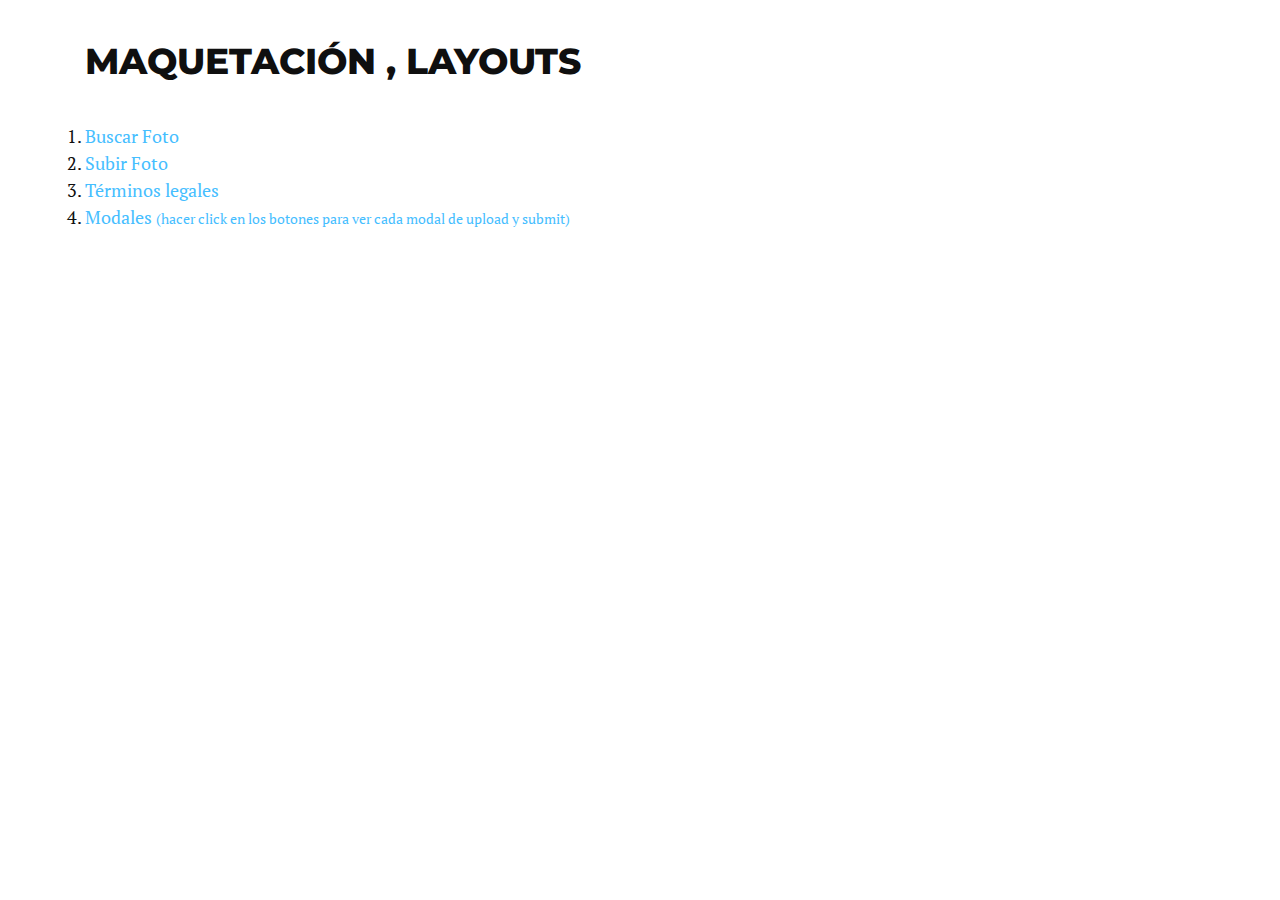
<file: index.html>
<!doctype html>
<html lang="en">
<head>
  <meta charset="UTF-8">
  <meta name="viewport"
        content="width=device-width, user-scalable=no, initial-scale=1.0, maximum-scale=1.0, minimum-scale=1.0">
  <meta http-equiv="X-UA-Compatible" content="ie=edge">
  <title>INDEX</title>

  <!-- CSS
  –––––––––––––––––––––––––––––––––––––––––––––––––– -->
  <!-- Bootstrap CSS -->
  <link href="https://stackpath.bootstrapcdn.com/bootstrap/4.3.1/css/bootstrap.min.css" rel="stylesheet" integrity="sha384-ggOyR0iXCbMQv3Xipma34MD+dH/1fQ784/j6cY/iJTQUOhcWr7x9JvoRxT2MZw1T" crossorigin="anonymous">
  <!-- Iconos  -->
  <link rel="stylesheet" href="https://cdnjs.cloudflare.com/ajax/libs/font-awesome/5.8.2/css/all.css" integrity="sha256-39jKbsb/ty7s7+4WzbtELS4vq9udJ+MDjGTD5mtxHZ0=" crossorigin="anonymous" />

  <link rel="stylesheet" href="css/style.css" />

  <!-- Favicon
  –––––––––––––––––––––––––––––––––––––––––––––––––– -->
  <link id="favicon" rel="shortcut icon" href="../images/favicon.ico" type="image/png" />

</head>
<body>
<div class="container">
  <h1 class="full-column">Maquetación , layouts</h1>
  <ol>
    <li>
      <a target="_blank" href="layouts/buscar-foto.html">Buscar Foto</a>
    </li>
    <li>
      <a target="_blank" href="layouts/subir-foto.html">Subir Foto</a>
    </li>
    <li>
      <a target="_blank" href="layouts/terminos-legales.html">Términos legales</a>
    </li>
    <li>
      <a target="_blank" href="layouts/modales.html">Modales <small>(hacer click en los botones para ver cada modal de upload y submit)</small></a>
    </li>
  </ol>
</div>
</body>
</html>
</file>
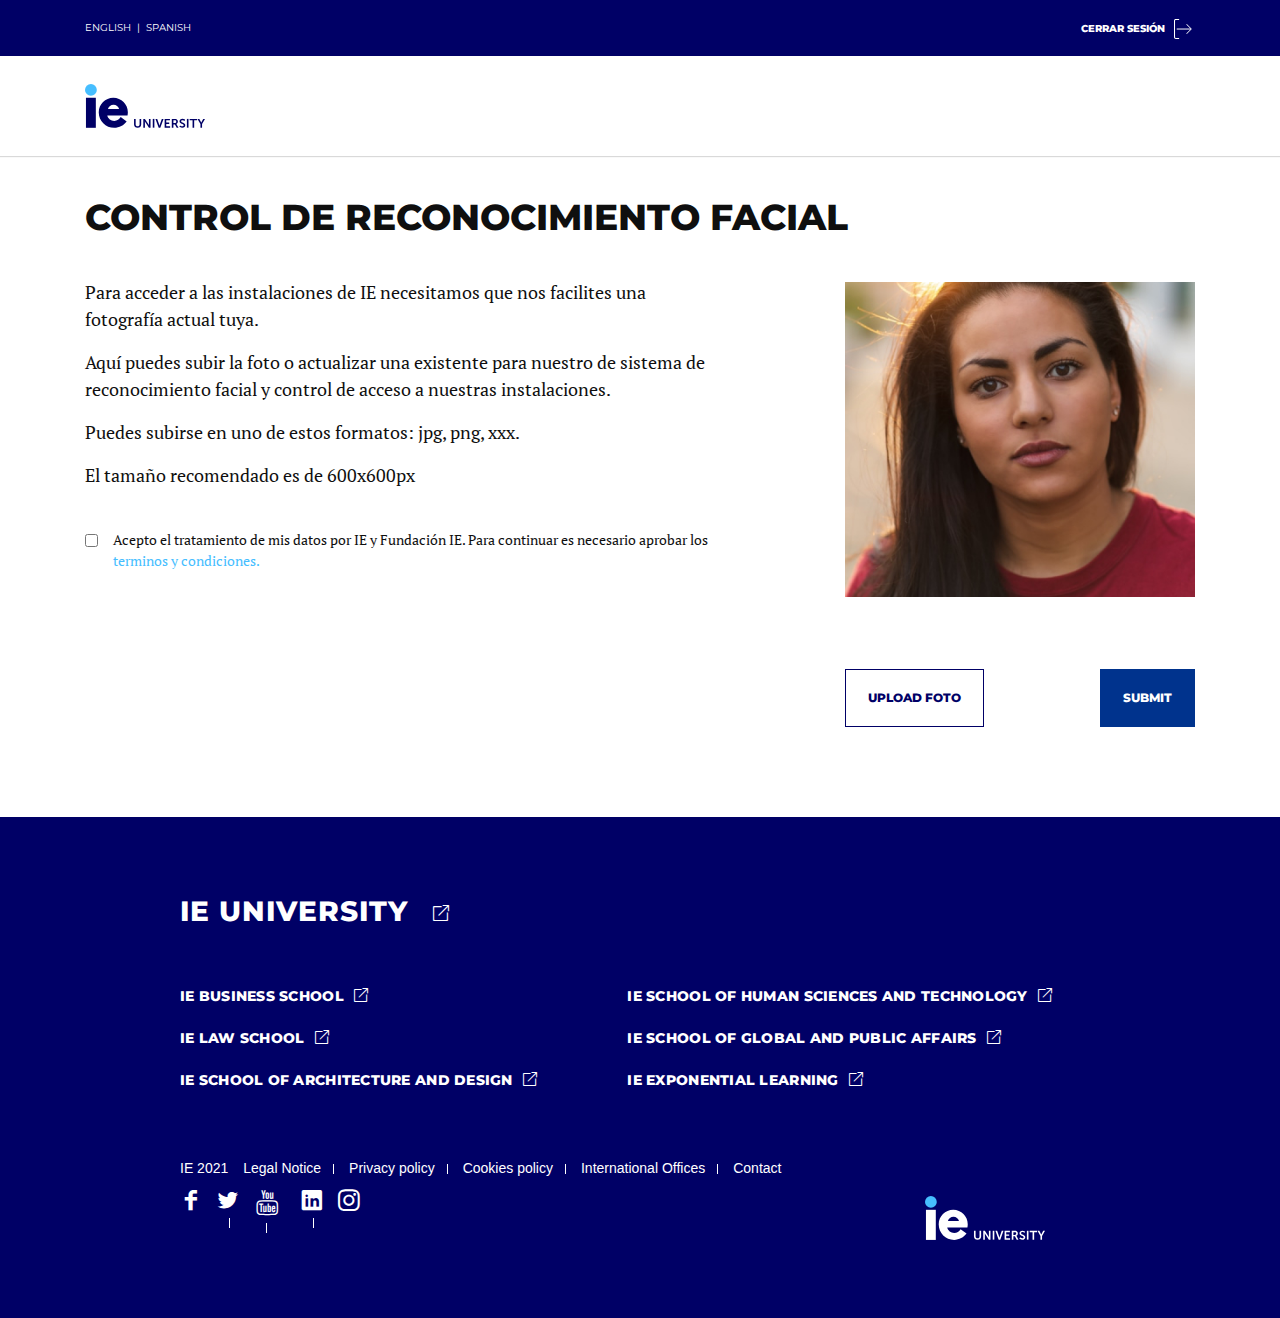
<file: layouts/buscar-foto.html>
<!doctype html>
<html lang="en">
<head>
  <meta charset="UTF-8">
  <meta name="viewport" content="width=device-width, initial-scale=1.0, user-scalable=no, minimum-scale=1.0,maximum-scale=1.0">
  <meta http-equiv="X-UA-Compatible" content="ie=edge">
  <title>Buscar foto</title>

  <!--favicons -->
  <link rel="shortcut icon" href="https://static-frm.ie.edu/ie-edu/wp-content/themes/ie_generico/icon/favicon.ico">
  <link rel="apple-touch-icon" href="https://static-frm.ie.edu/ie-edu/wp-content/themes/ie_generico/icon/apple-touch-icon.png">
  <link rel="apple-touch-icon" sizes="57x57" href="https://static-frm.ie.edu/ie-edu/wp-content/themes/ie_generico/icon/apple-touch-icon-57x57.png">
  <link rel="apple-touch-icon" sizes="60x60" href="https://static-frm.ie.edu/ie-edu/wp-content/themes/ie_generico/icon/apple-touch-icon-60x60.png">
  <link rel="apple-touch-icon" sizes="72x72" href="https://static-frm.ie.edu/ie-edu/wp-content/themes/ie_generico/icon/apple-touch-icon-72x72.png">
  <link rel="apple-touch-icon" sizes="76x76" href="https://static-frm.ie.edu/ie-edu/wp-content/themes/ie_generico/icon/apple-touch-icon-76x76.png">
  <link rel="apple-touch-icon" sizes="114x114" href="https://static-frm.ie.edu/ie-edu/wp-content/themes/ie_generico/icon/apple-touch-icon-114x114.png">
  <link rel="apple-touch-icon" sizes="120x120" href="https://static-frm.ie.edu/ie-edu/wp-content/themes/ie_generico/icon/apple-touch-icon-120x120.png">
  <link rel="apple-touch-icon" sizes="144x144" href="https://static-frm.ie.edu/ie-edu/wp-content/themes/ie_generico/icon/apple-touch-icon-144x144.png">
  <link rel="apple-touch-icon" sizes="152x152" href="https://static-frm.ie.edu/ie-edu/wp-content/themes/ie_generico/icon/apple-touch-icon-152x152.png">

  <!-- CSS
  –––––––––––––––––––––––––––––––––––––––––––––––––– -->
  <!-- Bootstrap CSS -->
  <link href="https://stackpath.bootstrapcdn.com/bootstrap/4.3.1/css/bootstrap.min.css" rel="stylesheet" integrity="sha384-ggOyR0iXCbMQv3Xipma34MD+dH/1fQ784/j6cY/iJTQUOhcWr7x9JvoRxT2MZw1T" crossorigin="anonymous">
  <!-- Iconos  -->
  <link rel="stylesheet" href="https://cdnjs.cloudflare.com/ajax/libs/font-awesome/5.8.2/css/all.css" integrity="sha256-39jKbsb/ty7s7+4WzbtELS4vq9udJ+MDjGTD5mtxHZ0=" crossorigin="anonymous" />
  <!-- Estilos  -->
  <link rel="stylesheet" href="../css/style.css" />


  <!-- Favicon
  –––––––––––––––––––––––––––––––––––––––––––––––––– -->
  <link id="favicon" rel="shortcut icon" href="../images/favicon.ico" type="image/png" />
</head>
<body>
<div id="wrapper">
  <header id="header">
    <div class="top">
      <nav class="container">
        <ul class="language-switcher">
          <li><a href="funcionamos-facil.html">English</a></li>
          <li><a href="servicios.html">Spanish</a></li>
        </ul>
        <a class="close-sesion-link" title="Cerrar sesión" href="#">Cerrar sesión</a>
      </nav>
    </div>
    <div class="bottom">
      <div class="container">
        <a id="logo" href="/" title="Ir a la portada">
          <svg width="120" height="44" viewBox="0 0 120 44" fill="none" xmlns="http://www.w3.org/2000/svg">
            <path fill-rule="evenodd" clip-rule="evenodd" d="M13.7573 28.2454C13.7573 20.2447 20.2743 13.7598 28.3144 13.7598C36.3545 13.7598 42.8717 20.2447 42.857 28.2454C42.857 29.1635 42.7691 30.0817 42.608 30.9561C42.5983 31.0536 42.5754 31.1511 42.5525 31.2486C42.5411 31.2968 42.5298 31.345 42.5201 31.3932C42.5129 31.4076 42.5093 31.4185 42.5056 31.4293C42.502 31.4403 42.4983 31.4513 42.4908 31.466H22.2807C23.057 34.5994 25.8981 36.9311 29.2957 36.9311C32.0637 36.9311 34.4655 35.3717 35.6809 33.0984L41.6708 37.514C38.8589 41.3321 34.3336 43.8095 29.2078 43.8095C20.6697 43.8095 13.7573 36.9311 13.7573 28.4349V28.2454ZM28.5342 20.7549C25.8834 20.7549 23.6574 22.5327 22.9691 24.952H34.0993C33.411 22.5327 31.185 20.7549 28.5342 20.7549Z" fill="#000066"/>
            <path d="M10.8323 13.7598H0.956543V43.8095H10.8323V13.7598Z" fill="#000066"/>
            <ellipse cx="5.90845" cy="5.8766" rx="5.90845" ry="5.8766" fill="#46BEFF"/>
            <path d="M49.0479 40.5184C49.0479 42.4783 50.4805 43.8095 52.623 43.8095C54.7532 43.8095 56.1856 42.4783 56.1856 40.5184V34.9099H54.5788V40.506C54.5788 41.6895 53.7939 42.3551 52.6105 42.3551C51.4272 42.3551 50.6549 41.6895 50.6549 40.5184V34.9099H49.0479V40.5184Z" fill="#000066"/>
            <path d="M58.3086 43.6617H59.9154V38.6202C59.9154 38.1024 59.8283 37.2642 59.8283 37.2642H59.8531C59.8531 37.2642 60.2519 38.1147 60.5881 38.6202L63.939 43.6617H65.5336V34.9099H63.939V39.9638C63.939 40.4814 64.0262 41.3196 64.0262 41.3196H64.0012C64.0012 41.3196 63.6026 40.4691 63.2664 39.9638L59.9154 34.9099H58.3086V43.6617Z" fill="#000066"/>
            <path d="M67.7725 43.6617H69.3793V34.9099H67.7725V43.6617Z" fill="#000066"/>
            <path d="M73.7091 43.6617H75.3037L78.5301 34.9099H76.811L74.8552 40.617C74.6809 41.1225 74.5313 41.8989 74.5188 41.8989H74.494C74.4815 41.8989 74.3321 41.1225 74.1576 40.617L72.2143 34.9099H70.4829L73.7091 43.6617Z" fill="#000066"/>
            <path d="M79.6333 43.6617H85.1267V42.2934H81.2402V39.939H84.2173V38.5709H81.2402V36.2781H84.9273V34.9099H79.6333V43.6617Z" fill="#000066"/>
            <path fill-rule="evenodd" clip-rule="evenodd" d="M88.4054 43.6617H86.7983V34.9099H89.651C90.6102 34.9099 91.0461 34.9838 91.4324 35.1563C92.3168 35.5507 92.8774 36.3891 92.8774 37.5478C92.8774 38.5954 92.3168 39.5692 91.3826 39.939V39.9638C91.3826 39.9638 91.5071 40.087 91.6815 40.3952L93.5002 43.6617H91.7065L89.9501 40.3952H88.4054V43.6617ZM88.4054 36.2781V39.0146H89.8504C90.7099 39.0146 91.2455 38.5092 91.2455 37.6341C91.2455 36.7957 90.8843 36.2781 89.6262 36.2781H88.4054Z" fill="#000066"/>
            <path d="M94.3252 42.6139C94.3252 42.6139 95.4089 43.8095 97.377 43.8095C99.2206 43.8095 100.292 42.6387 100.292 41.2457C100.292 38.4475 96.1314 38.8297 96.1314 37.2766C96.1314 36.6603 96.7169 36.2287 97.4642 36.2287C98.5728 36.2287 99.42 36.993 99.42 36.993L100.117 35.6987C100.117 35.6987 99.2206 34.7619 97.4767 34.7619C95.7825 34.7619 94.5119 35.8467 94.5119 37.3012C94.5119 39.9884 98.685 39.7172 98.685 41.2827C98.685 41.9976 98.0747 42.3427 97.4019 42.3427C96.1563 42.3427 95.197 41.4183 95.197 41.4183L94.3252 42.6139Z" fill="#000066"/>
            <path d="M101.895 43.6617H103.502V34.9099H101.895V43.6617Z" fill="#000066"/>
            <path d="M107.57 43.6617H109.177V36.2781H112.08V34.9099H104.668V36.2781H107.57V43.6617Z" fill="#000066"/>
            <path d="M115.453 43.6617H117.06V40.0008L120 34.9099H118.181L116.811 37.4861C116.525 38.0285 116.276 38.6571 116.276 38.6571H116.251C116.238 38.6695 116.001 38.0285 115.715 37.4861L114.332 34.9099H112.514L115.453 40.0008V43.6617Z" fill="#000066"/>
          </svg>
        </a>
        <div id="menu-toggle">
          <div></div>
        </div>
      </div>
    </div>
  </header>
  <main id="main">
    <div class="container">
      <h1>Control de reconocimiento facial</h1>
      <div class="row">
        <div class="col-lg-7">
          <p>Para acceder a las instalaciones de IE necesitamos que nos facilites una fotografía actual tuya.</p>
          <p>Aquí puedes subir la foto o actualizar una existente para nuestro de sistema de reconocimiento facial y control de acceso a nuestras instalaciones.</p>
          <p>Puedes subirse en uno de estos formatos: jpg, png, xxx.</p>
          <p>El tamaño recomendado es de 600x600px</p>
          <div class="form-check">
            <input class="form-check-input" type="checkbox" id="legal" value="accepted">
            <label class="form-check-label" for="legal">Acepto el tratamiento de mis datos por IE y Fundación IE. Para continuar es necesario aprobar los <a href="terminos-legales.html"" title="Ir a términos y condiciones">terminos y condiciones.</a>
            </label>
          </div>
        </div>
        <div class="col-lg-4 offset-lg-1">
          <div class="uploader-box-container">
            <img src="../images/pic.jpg" alt="Foto de pepita" title="foto de Pepita"/>
          </div>
          <div class="btn-container">
            <button class="btn btn-10" id="upload-picture">Upload foto</button>
            <button class="btn btn-primary btn-10" id="submit-picture">Submit</button>
          </div>
        </div>
      </div>
    </div>
  </main>
  <footer id="footer">
    <a href="https://www.ie.edu/university/home/" class="footerTitleLink" target="_blank">IE UNIVERSITY</a>
    <div class="footer1">
      <div class="footerContainer">
        <div class=" inline">
          <ul>
            <li><span class="external "><a href="http://www.ie.edu/business-school/" target="_blank">IE Business School</a></span>
            </li>
            <li><span class="external "><a href="http://www.ie.edu/school-human-sciences-technology/" target="_blank">IE School of human sciences and technology</a></span></li>
            <li><span class="external "><a href="http://www.ie.edu/law-school/" target="_blank">IE law school</a></span></li>
            <li><span class="external "><a href="http://www.ie.edu/school-international-relations/" target="_blank">IE SCHOOL OF GLOBAL AND PUBLIC AFFAIRS</a></span></li>
            <li><span class="external "><a href="http://www.ie.edu/school-architecture-design/" target="_blank">IE School of architecture and design</a></span></li>
            <li><span class="external "><a href="https://www.ie.edu/exponential-learning/" target="_blank">IE EXPONENTIAL LEARNING</a></span></li>
          </ul>
        </div><!-- end  inline --></div>
    </div>
    <div class="footer2">
      <div class="footer2Text">
        <div class="footerContainer">
          <div class=" inline">
            <ul>
              <li><p class="external ">IE 2021</p></li>
              <li><span class="external "><a href="http://www.ie.edu/IE/site/php/en/legal-notice.php" target="_blank">Legal Notice</a></span>
              </li>
              <li><span class="external "><a href="http://www.ie.edu/privacy-policy" target="_blank">Privacy policy</a></span>
              </li>
              <li><span class="external "><a href="http://www.ie.edu/cookie-policy" target="_blank">Cookies policy</a></span>
              </li>
              <li><span class="external "><a href="http://www.ie.edu/es/business-school/escuela-negocios/ie-en-el-mundo/" target="_blank">International Offices</a></span></li>
              <li><span class="external "><a href="https://www.ie.edu/IE/site/php/es/contact.php" target="_blank">Contact</a></span></li>
            </ul>
          </div><!-- end  inline --></div>
      </div>
    </div>
    <div class="footer2">
      <div class="footer2Text">
        <div class="footerContainer">
          <div class=" inline">
            <ul class="footer-footer_social">
              <li><a href="https://www.facebook.com/iebusinessschool" title="Facebook - IE Business School" target="_blank" tabindex="1" class="icon-ieurwd-icons-9"></a></li>
              <li><a href="https://twitter.com/iebusiness" title="Twitter - IE Business School" target="_blank" tabindex="2" class="icon-ieurwd-icons-1"></a></li>
              <li><a href="https://www.youtube.com/user/IEBusinessSchool" title="Youtube - IE Business School" target="_blank" tabindex="4" class="icon-ieurwd-icons"></a></li>
              <li><a href="https://www.linkedin.com/company/740718" title="Linkedin - IE Business School" target="_blank" tabindex="5" class="icon-ieurwd-icons-6"></a></li>
              <li><a target="_blank" class="icon-ieurwd-icons-40" title="Instagram - IE Business School" href="https://www.instagram.com/iebusiness/"></a></li>
<!--              <li><a target="_blank" class="icon-snapchat" title="Snapchat - IE Life" href="https://www.snapchat.com/add/IE-Life"></a></li>-->
            </ul>
        </div>
        </div>
      </div>
      <div class="logoFooter"></div>
    </div>
  </footer>
</div>
</body>
<!--Jquery -->
<script src="https://code.jquery.com/jquery-3.6.0.min.js"></script>
<!--Bootstrap Js -->
<script src="https://cdnjs.cloudflare.com/ajax/libs/twitter-bootstrap/4.3.1/js/bootstrap.min.js" integrity="sha512-Ah5hWYPzDsVHf9i2EejFBFrG2ZAPmpu4ZJtW4MfSgpZacn+M9QHDt+Hd/wL1tEkk1UgbzqepJr6KnhZjFKB+0A==" crossorigin="anonymous" referrerpolicy="no-referrer"></script>
<!--custom JS -->
<script type="text/javascript" src="../js/custom.js"></script>
</html>
</file>
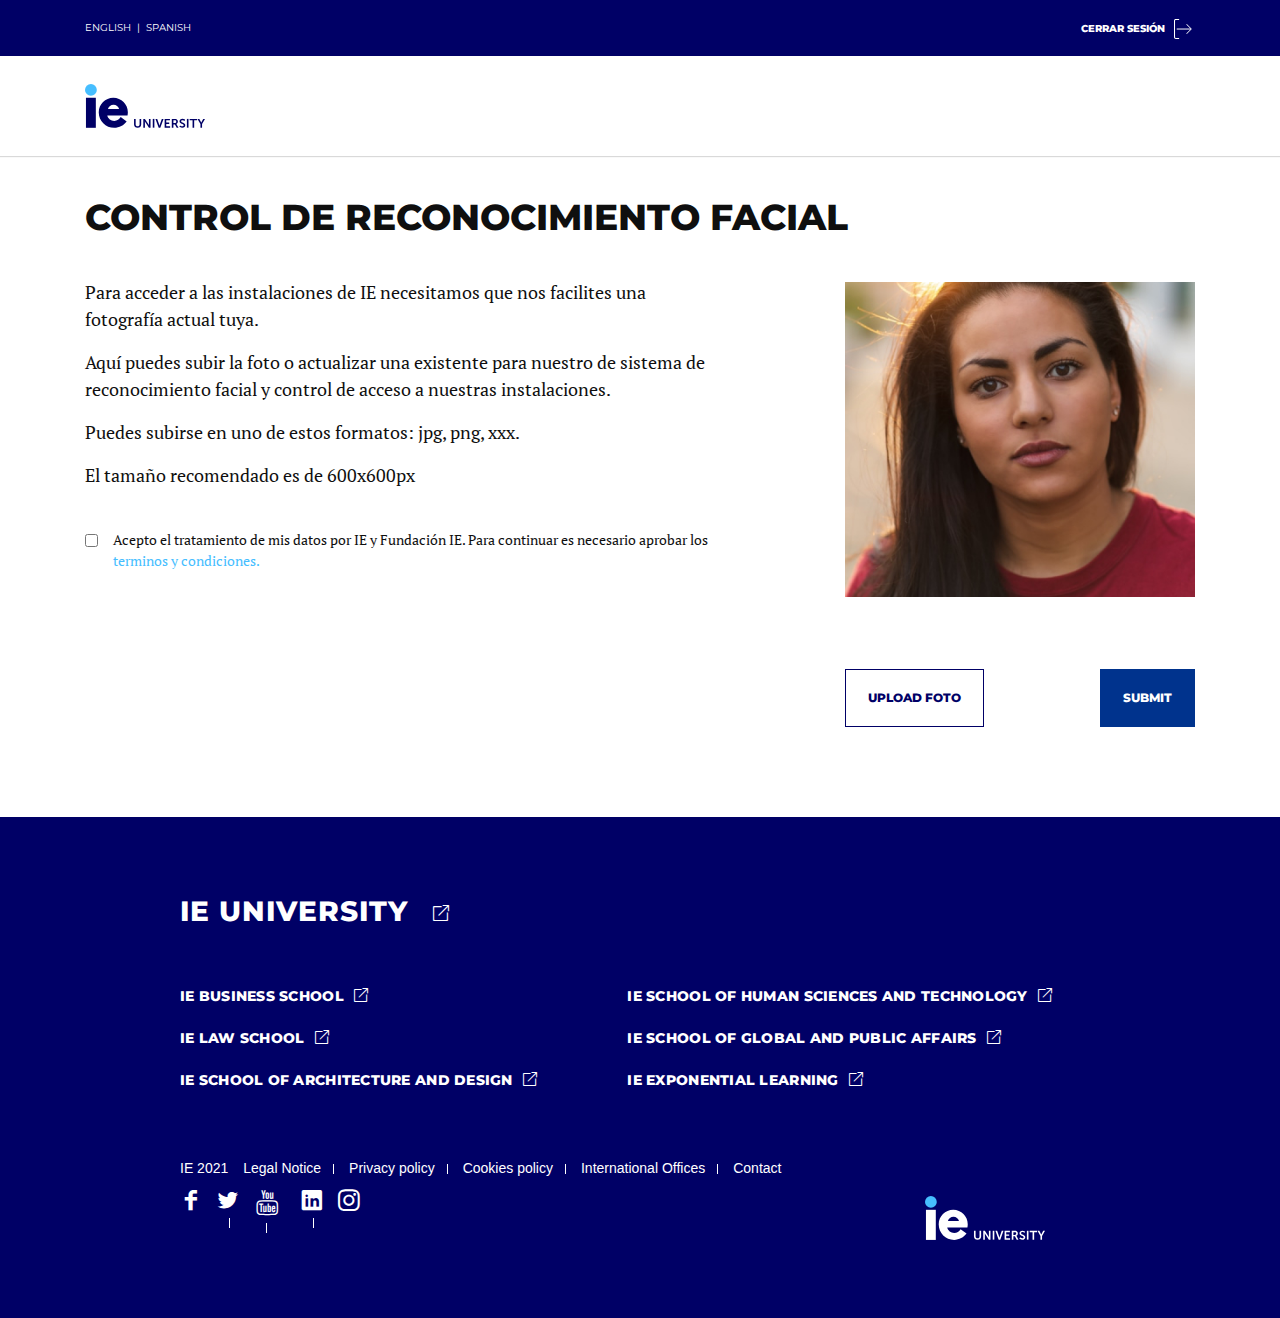
<file: layouts/modales.html>
<!doctype html>
<html lang="en">
<head>
  <meta charset="UTF-8">
  <meta name="viewport" content="width=device-width, initial-scale=1.0, user-scalable=no, minimum-scale=1.0,maximum-scale=1.0">
  <meta http-equiv="X-UA-Compatible" content="ie=edge">
  <title>Modales</title>

  <!--favicons -->
  <link rel="shortcut icon" href="https://static-frm.ie.edu/ie-edu/wp-content/themes/ie_generico/icon/favicon.ico">
  <link rel="apple-touch-icon" href="https://static-frm.ie.edu/ie-edu/wp-content/themes/ie_generico/icon/apple-touch-icon.png">
  <link rel="apple-touch-icon" sizes="57x57" href="https://static-frm.ie.edu/ie-edu/wp-content/themes/ie_generico/icon/apple-touch-icon-57x57.png">
  <link rel="apple-touch-icon" sizes="60x60" href="https://static-frm.ie.edu/ie-edu/wp-content/themes/ie_generico/icon/apple-touch-icon-60x60.png">
  <link rel="apple-touch-icon" sizes="72x72" href="https://static-frm.ie.edu/ie-edu/wp-content/themes/ie_generico/icon/apple-touch-icon-72x72.png">
  <link rel="apple-touch-icon" sizes="76x76" href="https://static-frm.ie.edu/ie-edu/wp-content/themes/ie_generico/icon/apple-touch-icon-76x76.png">
  <link rel="apple-touch-icon" sizes="114x114" href="https://static-frm.ie.edu/ie-edu/wp-content/themes/ie_generico/icon/apple-touch-icon-114x114.png">
  <link rel="apple-touch-icon" sizes="120x120" href="https://static-frm.ie.edu/ie-edu/wp-content/themes/ie_generico/icon/apple-touch-icon-120x120.png">
  <link rel="apple-touch-icon" sizes="144x144" href="https://static-frm.ie.edu/ie-edu/wp-content/themes/ie_generico/icon/apple-touch-icon-144x144.png">
  <link rel="apple-touch-icon" sizes="152x152" href="https://static-frm.ie.edu/ie-edu/wp-content/themes/ie_generico/icon/apple-touch-icon-152x152.png">

  <!-- CSS
  –––––––––––––––––––––––––––––––––––––––––––––––––– -->
  <!-- Bootstrap CSS -->
  <link href="https://stackpath.bootstrapcdn.com/bootstrap/4.3.1/css/bootstrap.min.css" rel="stylesheet" integrity="sha384-ggOyR0iXCbMQv3Xipma34MD+dH/1fQ784/j6cY/iJTQUOhcWr7x9JvoRxT2MZw1T" crossorigin="anonymous">
  <!-- Iconos  -->
  <link rel="stylesheet" href="https://cdnjs.cloudflare.com/ajax/libs/font-awesome/5.8.2/css/all.css" integrity="sha256-39jKbsb/ty7s7+4WzbtELS4vq9udJ+MDjGTD5mtxHZ0=" crossorigin="anonymous" />
  <!-- Estilos  -->
  <link rel="stylesheet" href="../css/style.css" />


  <!-- Favicon
  –––––––––––––––––––––––––––––––––––––––––––––––––– -->
  <link id="favicon" rel="shortcut icon" href="../images/favicon.ico" type="image/png" />
</head>
<body>
<div id="wrapper">
  <header id="header">
    <div class="top">
      <nav class="container">
        <ul class="language-switcher">
          <li><a href="funcionamos-facil.html">English</a></li>
          <li><a href="servicios.html">Spanish</a></li>
        </ul>
        <a class="close-sesion-link" title="Cerrar sesión" href="#">Cerrar sesión</a>
      </nav>
    </div>
    <div class="bottom">
      <div class="container">
        <a id="logo" href="/" title="Ir a la portada">
          <svg width="120" height="44" viewBox="0 0 120 44" fill="none" xmlns="http://www.w3.org/2000/svg">
            <path fill-rule="evenodd" clip-rule="evenodd" d="M13.7573 28.2454C13.7573 20.2447 20.2743 13.7598 28.3144 13.7598C36.3545 13.7598 42.8717 20.2447 42.857 28.2454C42.857 29.1635 42.7691 30.0817 42.608 30.9561C42.5983 31.0536 42.5754 31.1511 42.5525 31.2486C42.5411 31.2968 42.5298 31.345 42.5201 31.3932C42.5129 31.4076 42.5093 31.4185 42.5056 31.4293C42.502 31.4403 42.4983 31.4513 42.4908 31.466H22.2807C23.057 34.5994 25.8981 36.9311 29.2957 36.9311C32.0637 36.9311 34.4655 35.3717 35.6809 33.0984L41.6708 37.514C38.8589 41.3321 34.3336 43.8095 29.2078 43.8095C20.6697 43.8095 13.7573 36.9311 13.7573 28.4349V28.2454ZM28.5342 20.7549C25.8834 20.7549 23.6574 22.5327 22.9691 24.952H34.0993C33.411 22.5327 31.185 20.7549 28.5342 20.7549Z" fill="#000066"/>
            <path d="M10.8323 13.7598H0.956543V43.8095H10.8323V13.7598Z" fill="#000066"/>
            <ellipse cx="5.90845" cy="5.8766" rx="5.90845" ry="5.8766" fill="#46BEFF"/>
            <path d="M49.0479 40.5184C49.0479 42.4783 50.4805 43.8095 52.623 43.8095C54.7532 43.8095 56.1856 42.4783 56.1856 40.5184V34.9099H54.5788V40.506C54.5788 41.6895 53.7939 42.3551 52.6105 42.3551C51.4272 42.3551 50.6549 41.6895 50.6549 40.5184V34.9099H49.0479V40.5184Z" fill="#000066"/>
            <path d="M58.3086 43.6617H59.9154V38.6202C59.9154 38.1024 59.8283 37.2642 59.8283 37.2642H59.8531C59.8531 37.2642 60.2519 38.1147 60.5881 38.6202L63.939 43.6617H65.5336V34.9099H63.939V39.9638C63.939 40.4814 64.0262 41.3196 64.0262 41.3196H64.0012C64.0012 41.3196 63.6026 40.4691 63.2664 39.9638L59.9154 34.9099H58.3086V43.6617Z" fill="#000066"/>
            <path d="M67.7725 43.6617H69.3793V34.9099H67.7725V43.6617Z" fill="#000066"/>
            <path d="M73.7091 43.6617H75.3037L78.5301 34.9099H76.811L74.8552 40.617C74.6809 41.1225 74.5313 41.8989 74.5188 41.8989H74.494C74.4815 41.8989 74.3321 41.1225 74.1576 40.617L72.2143 34.9099H70.4829L73.7091 43.6617Z" fill="#000066"/>
            <path d="M79.6333 43.6617H85.1267V42.2934H81.2402V39.939H84.2173V38.5709H81.2402V36.2781H84.9273V34.9099H79.6333V43.6617Z" fill="#000066"/>
            <path fill-rule="evenodd" clip-rule="evenodd" d="M88.4054 43.6617H86.7983V34.9099H89.651C90.6102 34.9099 91.0461 34.9838 91.4324 35.1563C92.3168 35.5507 92.8774 36.3891 92.8774 37.5478C92.8774 38.5954 92.3168 39.5692 91.3826 39.939V39.9638C91.3826 39.9638 91.5071 40.087 91.6815 40.3952L93.5002 43.6617H91.7065L89.9501 40.3952H88.4054V43.6617ZM88.4054 36.2781V39.0146H89.8504C90.7099 39.0146 91.2455 38.5092 91.2455 37.6341C91.2455 36.7957 90.8843 36.2781 89.6262 36.2781H88.4054Z" fill="#000066"/>
            <path d="M94.3252 42.6139C94.3252 42.6139 95.4089 43.8095 97.377 43.8095C99.2206 43.8095 100.292 42.6387 100.292 41.2457C100.292 38.4475 96.1314 38.8297 96.1314 37.2766C96.1314 36.6603 96.7169 36.2287 97.4642 36.2287C98.5728 36.2287 99.42 36.993 99.42 36.993L100.117 35.6987C100.117 35.6987 99.2206 34.7619 97.4767 34.7619C95.7825 34.7619 94.5119 35.8467 94.5119 37.3012C94.5119 39.9884 98.685 39.7172 98.685 41.2827C98.685 41.9976 98.0747 42.3427 97.4019 42.3427C96.1563 42.3427 95.197 41.4183 95.197 41.4183L94.3252 42.6139Z" fill="#000066"/>
            <path d="M101.895 43.6617H103.502V34.9099H101.895V43.6617Z" fill="#000066"/>
            <path d="M107.57 43.6617H109.177V36.2781H112.08V34.9099H104.668V36.2781H107.57V43.6617Z" fill="#000066"/>
            <path d="M115.453 43.6617H117.06V40.0008L120 34.9099H118.181L116.811 37.4861C116.525 38.0285 116.276 38.6571 116.276 38.6571H116.251C116.238 38.6695 116.001 38.0285 115.715 37.4861L114.332 34.9099H112.514L115.453 40.0008V43.6617Z" fill="#000066"/>
          </svg>
        </a>
        <div id="menu-toggle">
          <div></div>
        </div>
      </div>
    </div>
  </header>
  <main id="main">
    <div class="container">
      <h1>Control de reconocimiento facial</h1>
      <div class="row">
        <div class="col-lg-7">
          <p>Para acceder a las instalaciones de IE necesitamos que nos facilites una fotografía actual tuya.</p>
          <p>Aquí puedes subir la foto o actualizar una existente para nuestro de sistema de reconocimiento facial y control de acceso a nuestras instalaciones.</p>
          <p>Puedes subirse en uno de estos formatos: jpg, png, xxx.</p>
          <p>El tamaño recomendado es de 600x600px</p>
          <div class="form-check">
            <input class="form-check-input" type="checkbox" id="legal" value="accepted">
            <label class="form-check-label" for="legal">Acepto el tratamiento de mis datos por IE y Fundación IE. Para continuar es necesario aprobar los <a href="terminos-legales.html"" title="Ir a términos y condiciones">terminos y condiciones.</a>
            </label>
          </div>
        </div>
        <div class="col-lg-4 offset-lg-1">
          <div class="uploader-box-container">
            <img src="../images/pic.jpg" alt="Foto de pepita" title="foto de Pepita"/>
          </div>
          <div class="btn-container">
            <button class="btn btn-10" id="upload-picture" data-toggle="modal" data-target="#success">Upload foto</button>
            <button class="btn btn-primary btn-10" id="submit-picture" data-toggle="modal" data-target="#error">Submit</button>
          </div>
        </div>
      </div>
    </div>
  </main>
  <footer id="footer">
    <a href="https://www.ie.edu/university/home/" class="footerTitleLink" target="_blank">IE UNIVERSITY</a>
    <div class="footer1">
      <div class="footerContainer">
        <div class=" inline">
          <ul>
            <li><span class="external "><a href="http://www.ie.edu/business-school/" target="_blank">IE Business School</a></span>
            </li>
            <li><span class="external "><a href="http://www.ie.edu/school-human-sciences-technology/" target="_blank">IE School of human sciences and technology</a></span></li>
            <li><span class="external "><a href="http://www.ie.edu/law-school/" target="_blank">IE law school</a></span></li>
            <li><span class="external "><a href="http://www.ie.edu/school-international-relations/" target="_blank">IE SCHOOL OF GLOBAL AND PUBLIC AFFAIRS</a></span></li>
            <li><span class="external "><a href="http://www.ie.edu/school-architecture-design/" target="_blank">IE School of architecture and design</a></span></li>
            <li><span class="external "><a href="https://www.ie.edu/exponential-learning/" target="_blank">IE EXPONENTIAL LEARNING</a></span></li>
          </ul>
        </div><!-- end  inline --></div>
    </div>
    <div class="footer2">
      <div class="footer2Text">
        <div class="footerContainer">
          <div class=" inline">
            <ul>
              <li><p class="external ">IE 2021</p></li>
              <li><span class="external "><a href="http://www.ie.edu/IE/site/php/en/legal-notice.php" target="_blank">Legal Notice</a></span>
              </li>
              <li><span class="external "><a href="http://www.ie.edu/privacy-policy" target="_blank">Privacy policy</a></span>
              </li>
              <li><span class="external "><a href="http://www.ie.edu/cookie-policy" target="_blank">Cookies policy</a></span>
              </li>
              <li><span class="external "><a href="http://www.ie.edu/es/business-school/escuela-negocios/ie-en-el-mundo/" target="_blank">International Offices</a></span></li>
              <li><span class="external "><a href="https://www.ie.edu/IE/site/php/es/contact.php" target="_blank">Contact</a></span></li>
            </ul>
          </div><!-- end  inline --></div>
      </div>
    </div>
    <div class="footer2">
      <div class="footer2Text">
        <div class="footerContainer">
          <div class=" inline">
            <ul class="footer-footer_social">
              <li><a href="https://www.facebook.com/iebusinessschool" title="Facebook - IE Business School" target="_blank" tabindex="1" class="icon-ieurwd-icons-9"></a></li>
              <li><a href="https://twitter.com/iebusiness" title="Twitter - IE Business School" target="_blank" tabindex="2" class="icon-ieurwd-icons-1"></a></li>
              <li><a href="https://www.youtube.com/user/IEBusinessSchool" title="Youtube - IE Business School" target="_blank" tabindex="4" class="icon-ieurwd-icons"></a></li>
              <li><a href="https://www.linkedin.com/company/740718" title="Linkedin - IE Business School" target="_blank" tabindex="5" class="icon-ieurwd-icons-6"></a></li>
              <li><a target="_blank" class="icon-ieurwd-icons-40" title="Instagram - IE Business School" href="https://www.instagram.com/iebusiness/"></a></li>
<!--              <li><a target="_blank" class="icon-snapchat" title="Snapchat - IE Life" href="https://www.snapchat.com/add/IE-Life"></a></li>-->
            </ul>
        </div>
        </div>
      </div>
      <div class="logoFooter"></div>
    </div>
  </footer>
  <!-- modal subir foto success -->
  <div class="modal fade" id="success" tabindex="-1" role="dialog" aria-labelledby="exampleModalLabel" aria-hidden="true">
    <div class="modal-dialog" role="document">
      <div class="modal-content">
        <div class="modal-header">
          <h5 class="modal-title">Cambio de foto personal</h5>
          <button type="button" class="close" data-dismiss="modal" aria-label="Close">
            <span aria-hidden="true">&times;</span>
          </button>
        </div>
        <div class="modal-body">
          <p>Has cambiado tu foto de perfil</p>
        </div>
      </div>
    </div>
  </div>
  <!-- modal error -->
  <div class="modal fade" id="error" tabindex="-1" role="dialog" aria-labelledby="exampleModalLabel" aria-hidden="true">
    <div class="modal-dialog" role="document">
      <div class="modal-content">
        <div class="modal-header">
          <p class="error icon-container"><i class="far fa-times-circle"></i></p>
          <h5 class="modal-title">Algo ha salido mal</h5>
          <button type="button" class="close" data-dismiss="modal" aria-label="Close">
            <span aria-hidden="true">&times;</span>
          </button>
        </div>
        <div class="modal-body">
          <p>Comprueba si el formato de la imagen es el correcto, Jpg o png</p>
          <p>El tamaño de la imagen es demasiado grande, no puede superar 1024 x 1024 pixeles ni tener más de 1 mg.</p>
        </div>
      </div>
    </div>
  </div>
</div>
</body>
<!--Jquery -->
<script src="https://code.jquery.com/jquery-3.6.0.min.js"></script>
<!--Bootstrap Js -->
<script src="https://cdnjs.cloudflare.com/ajax/libs/twitter-bootstrap/4.3.1/js/bootstrap.min.js" integrity="sha512-Ah5hWYPzDsVHf9i2EejFBFrG2ZAPmpu4ZJtW4MfSgpZacn+M9QHDt+Hd/wL1tEkk1UgbzqepJr6KnhZjFKB+0A==" crossorigin="anonymous" referrerpolicy="no-referrer"></script>
<!--custom JS -->
<script type="text/javascript" src="../js/custom.js"></script>
</html>
</file>
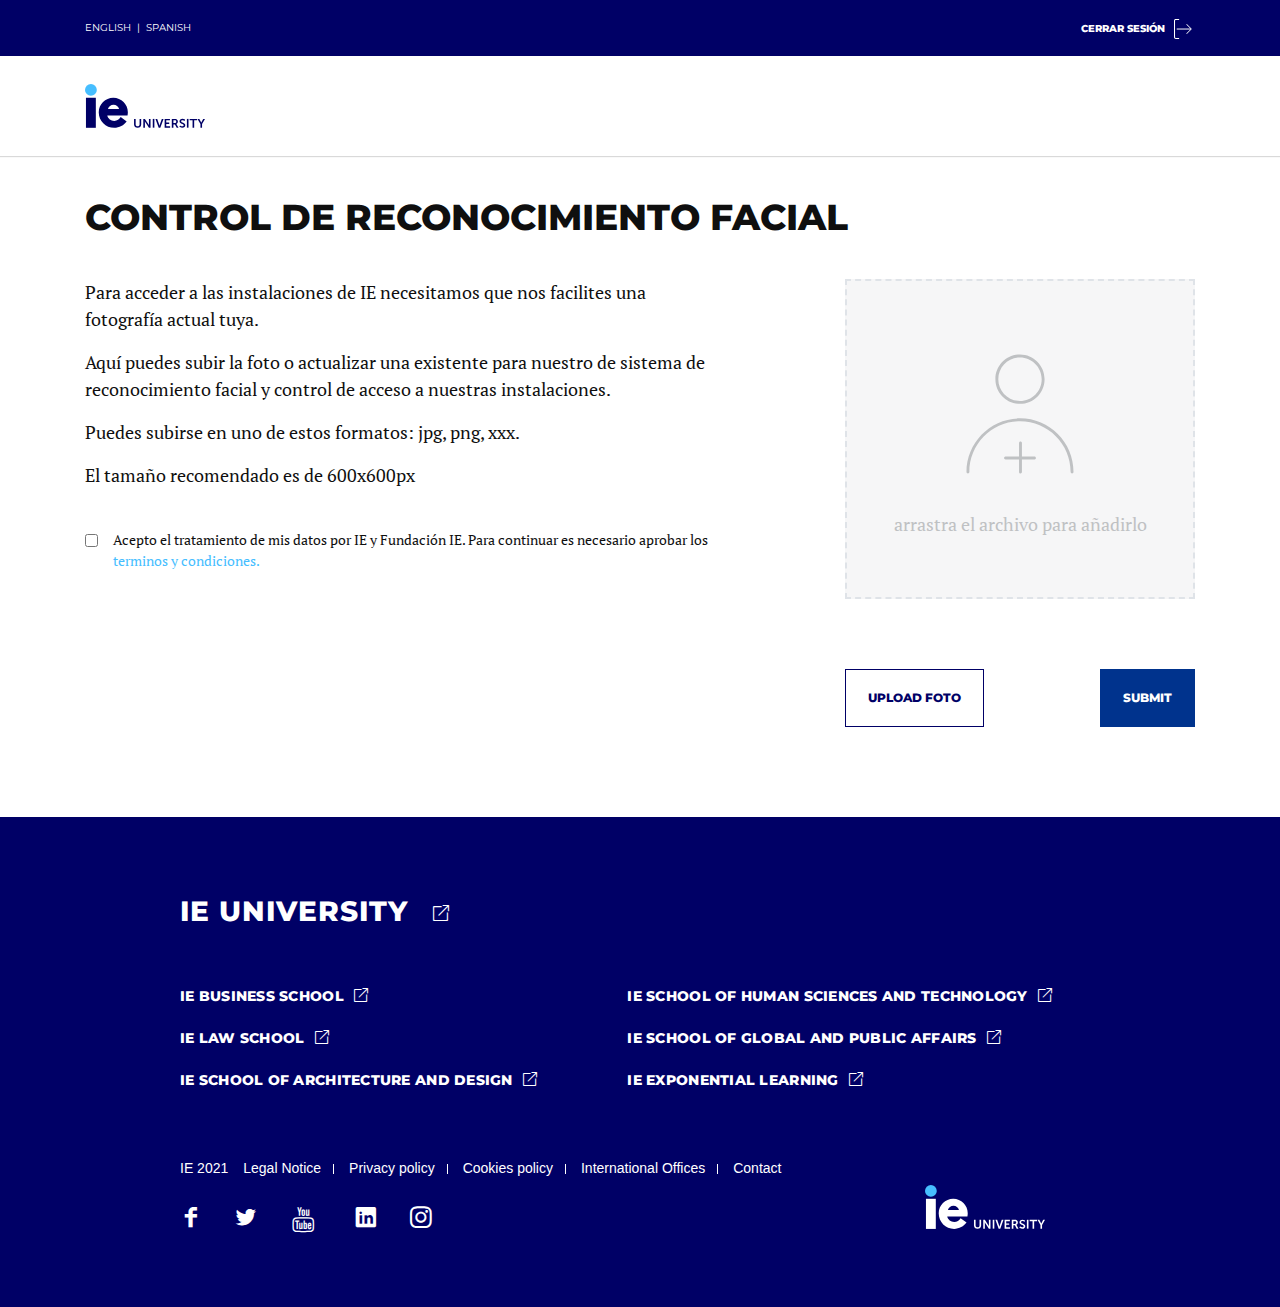
<file: layouts/subir-foto.html>
<!doctype html>
<html lang="en">
<head>
  <meta charset="UTF-8">
  <meta name="viewport" content="width=device-width, initial-scale=1.0, user-scalable=no, minimum-scale=1.0,maximum-scale=1.0">
  <meta http-equiv="X-UA-Compatible" content="ie=edge">
  <title>Subir foto</title>

  <!--favicons -->
  <link rel="shortcut icon" href="https://static-frm.ie.edu/ie-edu/wp-content/themes/ie_generico/icon/favicon.ico">
  <link rel="apple-touch-icon" href="https://static-frm.ie.edu/ie-edu/wp-content/themes/ie_generico/icon/apple-touch-icon.png">
  <link rel="apple-touch-icon" sizes="57x57" href="https://static-frm.ie.edu/ie-edu/wp-content/themes/ie_generico/icon/apple-touch-icon-57x57.png">
  <link rel="apple-touch-icon" sizes="60x60" href="https://static-frm.ie.edu/ie-edu/wp-content/themes/ie_generico/icon/apple-touch-icon-60x60.png">
  <link rel="apple-touch-icon" sizes="72x72" href="https://static-frm.ie.edu/ie-edu/wp-content/themes/ie_generico/icon/apple-touch-icon-72x72.png">
  <link rel="apple-touch-icon" sizes="76x76" href="https://static-frm.ie.edu/ie-edu/wp-content/themes/ie_generico/icon/apple-touch-icon-76x76.png">
  <link rel="apple-touch-icon" sizes="114x114" href="https://static-frm.ie.edu/ie-edu/wp-content/themes/ie_generico/icon/apple-touch-icon-114x114.png">
  <link rel="apple-touch-icon" sizes="120x120" href="https://static-frm.ie.edu/ie-edu/wp-content/themes/ie_generico/icon/apple-touch-icon-120x120.png">
  <link rel="apple-touch-icon" sizes="144x144" href="https://static-frm.ie.edu/ie-edu/wp-content/themes/ie_generico/icon/apple-touch-icon-144x144.png">
  <link rel="apple-touch-icon" sizes="152x152" href="https://static-frm.ie.edu/ie-edu/wp-content/themes/ie_generico/icon/apple-touch-icon-152x152.png">

  <!-- CSS
  –––––––––––––––––––––––––––––––––––––––––––––––––– -->
  <!-- Bootstrap CSS -->
  <link href="https://stackpath.bootstrapcdn.com/bootstrap/4.3.1/css/bootstrap.min.css" rel="stylesheet" integrity="sha384-ggOyR0iXCbMQv3Xipma34MD+dH/1fQ784/j6cY/iJTQUOhcWr7x9JvoRxT2MZw1T" crossorigin="anonymous">
  <!-- Iconos  -->
  <link rel="stylesheet" href="https://cdnjs.cloudflare.com/ajax/libs/font-awesome/5.8.2/css/all.css" integrity="sha256-39jKbsb/ty7s7+4WzbtELS4vq9udJ+MDjGTD5mtxHZ0=" crossorigin="anonymous" />
  <!-- Estilos  -->
  <link rel="stylesheet" href="../css/style.css" />


  <!-- Favicon
  –––––––––––––––––––––––––––––––––––––––––––––––––– -->
  <link id="favicon" rel="shortcut icon" href="../images/favicon.ico" type="image/png" />
</head>
<body>
<div id="wrapper">
  <header id="header">
    <div class="top">
      <nav class="container">
        <ul class="language-switcher">
          <li><a href="funcionamos-facil.html">English</a></li>
          <li><a href="servicios.html">Spanish</a></li>
        </ul>
        <a class="close-sesion-link" title="Cerrar sesión" href="#">Cerrar sesión</a>
      </nav>
    </div>
    <div class="bottom">
      <div class="container">
        <a id="logo" href="/" title="Ir a la portada">
          <svg width="120" height="44" viewBox="0 0 120 44" fill="none" xmlns="http://www.w3.org/2000/svg">
            <path fill-rule="evenodd" clip-rule="evenodd" d="M13.7573 28.2454C13.7573 20.2447 20.2743 13.7598 28.3144 13.7598C36.3545 13.7598 42.8717 20.2447 42.857 28.2454C42.857 29.1635 42.7691 30.0817 42.608 30.9561C42.5983 31.0536 42.5754 31.1511 42.5525 31.2486C42.5411 31.2968 42.5298 31.345 42.5201 31.3932C42.5129 31.4076 42.5093 31.4185 42.5056 31.4293C42.502 31.4403 42.4983 31.4513 42.4908 31.466H22.2807C23.057 34.5994 25.8981 36.9311 29.2957 36.9311C32.0637 36.9311 34.4655 35.3717 35.6809 33.0984L41.6708 37.514C38.8589 41.3321 34.3336 43.8095 29.2078 43.8095C20.6697 43.8095 13.7573 36.9311 13.7573 28.4349V28.2454ZM28.5342 20.7549C25.8834 20.7549 23.6574 22.5327 22.9691 24.952H34.0993C33.411 22.5327 31.185 20.7549 28.5342 20.7549Z" fill="#000066"/>
            <path d="M10.8323 13.7598H0.956543V43.8095H10.8323V13.7598Z" fill="#000066"/>
            <ellipse cx="5.90845" cy="5.8766" rx="5.90845" ry="5.8766" fill="#46BEFF"/>
            <path d="M49.0479 40.5184C49.0479 42.4783 50.4805 43.8095 52.623 43.8095C54.7532 43.8095 56.1856 42.4783 56.1856 40.5184V34.9099H54.5788V40.506C54.5788 41.6895 53.7939 42.3551 52.6105 42.3551C51.4272 42.3551 50.6549 41.6895 50.6549 40.5184V34.9099H49.0479V40.5184Z" fill="#000066"/>
            <path d="M58.3086 43.6617H59.9154V38.6202C59.9154 38.1024 59.8283 37.2642 59.8283 37.2642H59.8531C59.8531 37.2642 60.2519 38.1147 60.5881 38.6202L63.939 43.6617H65.5336V34.9099H63.939V39.9638C63.939 40.4814 64.0262 41.3196 64.0262 41.3196H64.0012C64.0012 41.3196 63.6026 40.4691 63.2664 39.9638L59.9154 34.9099H58.3086V43.6617Z" fill="#000066"/>
            <path d="M67.7725 43.6617H69.3793V34.9099H67.7725V43.6617Z" fill="#000066"/>
            <path d="M73.7091 43.6617H75.3037L78.5301 34.9099H76.811L74.8552 40.617C74.6809 41.1225 74.5313 41.8989 74.5188 41.8989H74.494C74.4815 41.8989 74.3321 41.1225 74.1576 40.617L72.2143 34.9099H70.4829L73.7091 43.6617Z" fill="#000066"/>
            <path d="M79.6333 43.6617H85.1267V42.2934H81.2402V39.939H84.2173V38.5709H81.2402V36.2781H84.9273V34.9099H79.6333V43.6617Z" fill="#000066"/>
            <path fill-rule="evenodd" clip-rule="evenodd" d="M88.4054 43.6617H86.7983V34.9099H89.651C90.6102 34.9099 91.0461 34.9838 91.4324 35.1563C92.3168 35.5507 92.8774 36.3891 92.8774 37.5478C92.8774 38.5954 92.3168 39.5692 91.3826 39.939V39.9638C91.3826 39.9638 91.5071 40.087 91.6815 40.3952L93.5002 43.6617H91.7065L89.9501 40.3952H88.4054V43.6617ZM88.4054 36.2781V39.0146H89.8504C90.7099 39.0146 91.2455 38.5092 91.2455 37.6341C91.2455 36.7957 90.8843 36.2781 89.6262 36.2781H88.4054Z" fill="#000066"/>
            <path d="M94.3252 42.6139C94.3252 42.6139 95.4089 43.8095 97.377 43.8095C99.2206 43.8095 100.292 42.6387 100.292 41.2457C100.292 38.4475 96.1314 38.8297 96.1314 37.2766C96.1314 36.6603 96.7169 36.2287 97.4642 36.2287C98.5728 36.2287 99.42 36.993 99.42 36.993L100.117 35.6987C100.117 35.6987 99.2206 34.7619 97.4767 34.7619C95.7825 34.7619 94.5119 35.8467 94.5119 37.3012C94.5119 39.9884 98.685 39.7172 98.685 41.2827C98.685 41.9976 98.0747 42.3427 97.4019 42.3427C96.1563 42.3427 95.197 41.4183 95.197 41.4183L94.3252 42.6139Z" fill="#000066"/>
            <path d="M101.895 43.6617H103.502V34.9099H101.895V43.6617Z" fill="#000066"/>
            <path d="M107.57 43.6617H109.177V36.2781H112.08V34.9099H104.668V36.2781H107.57V43.6617Z" fill="#000066"/>
            <path d="M115.453 43.6617H117.06V40.0008L120 34.9099H118.181L116.811 37.4861C116.525 38.0285 116.276 38.6571 116.276 38.6571H116.251C116.238 38.6695 116.001 38.0285 115.715 37.4861L114.332 34.9099H112.514L115.453 40.0008V43.6617Z" fill="#000066"/>
          </svg>
        </a>
        <div id="menu-toggle">
          <div></div>
        </div>
      </div>
    </div>
  </header>
  <main id="main">
    <div class="container">
      <h1>Control de reconocimiento facial</h1>
      <div class="row">
        <div class="col-lg-7">
          <p>Para acceder a las instalaciones de IE necesitamos que nos facilites una fotografía actual tuya.</p>
          <p>Aquí puedes subir la foto o actualizar una existente para nuestro de sistema de reconocimiento facial y control de acceso a nuestras instalaciones.</p>
          <p>Puedes subirse en uno de estos formatos: jpg, png, xxx.</p>
          <p>El tamaño recomendado es de 600x600px</p>
          <div class="form-check">
            <input class="form-check-input" type="checkbox" id="legal" value="accepted">
            <label class="form-check-label" for="legal">Acepto el tratamiento de mis datos por IE y Fundación IE. Para continuar es necesario aprobar los <a href="terminos-legales.html"" title="Ir a términos y condiciones">terminos y condiciones.</a>
            </label>
          </div>
        </div>
        <div class="col-lg-4 offset-lg-1">
          <div class="uploader-box-container">
            <div class="uploader-box">
              <p>arrastra el archivo para añadirlo</p>
            </div>
          </div>
          <div class="btn-container">
            <button class="btn btn-10" id="upload-picture">Upload foto</button>
            <button class="btn btn-primary btn-10" id="submit-picture">Submit</button>
          </div>
        </div>
      </div>
    </div>
  </main>
  <footer id="footer">
    <a href="https://www.ie.edu/university/home/" class="footerTitleLink" target="_blank">IE UNIVERSITY</a>
    <div class="footer1">
      <div class="footerContainer">
        <div class=" inline">
          <ul>
            <li><span class="external "><a href="http://www.ie.edu/business-school/" target="_blank">IE Business School</a></span>
            </li>
            <li><span class="external "><a href="http://www.ie.edu/school-human-sciences-technology/" target="_blank">IE School of human sciences and technology</a></span></li>
            <li><span class="external "><a href="http://www.ie.edu/law-school/" target="_blank">IE law school</a></span></li>
            <li><span class="external "><a href="http://www.ie.edu/school-international-relations/" target="_blank">IE SCHOOL OF GLOBAL AND PUBLIC AFFAIRS</a></span></li>
            <li><span class="external "><a href="http://www.ie.edu/school-architecture-design/" target="_blank">IE School of architecture and design</a></span></li>
            <li><span class="external "><a href="https://www.ie.edu/exponential-learning/" target="_blank">IE EXPONENTIAL LEARNING</a></span></li>
          </ul>
        </div><!-- end  inline --></div>
    </div>
    <div class="footer2">
      <div class="footer2Text">
        <div class="footerContainer">
          <div class=" inline">
            <ul>
              <li><p class="external ">IE 2021</p></li>
              <li><span class="external "><a href="http://www.ie.edu/IE/site/php/en/legal-notice.php" target="_blank">Legal Notice</a></span>
              </li>
              <li><span class="external "><a href="http://www.ie.edu/privacy-policy" target="_blank">Privacy policy</a></span>
              </li>
              <li><span class="external "><a href="http://www.ie.edu/cookie-policy" target="_blank">Cookies policy</a></span>
              </li>
              <li><span class="external "><a href="http://www.ie.edu/es/business-school/escuela-negocios/ie-en-el-mundo/" target="_blank">International Offices</a></span></li>
              <li><span class="external "><a href="https://www.ie.edu/IE/site/php/es/contact.php" target="_blank">Contact</a></span></li>
            </ul>
          </div><!-- end  inline --></div>
      </div>
    </div>
    <div class="footer2">
      <div class="footer2Text">
        <div class="footerContainer">
          <ul class="footer-footer_social">
            <li><a href="https://www.facebook.com/iebusinessschool" title="Facebook - IE Business School" target="_blank" tabindex="1" class="icon-ieurwd-icons-9"></a></li>
            <li><a href="https://twitter.com/iebusiness" title="Twitter - IE Business School" target="_blank" tabindex="2" class="icon-ieurwd-icons-1"></a></li>
            <li><a href="https://www.youtube.com/user/IEBusinessSchool" title="Youtube - IE Business School" target="_blank" tabindex="4" class="icon-ieurwd-icons"></a></li>
            <li><a href="https://www.linkedin.com/company/740718" title="Linkedin - IE Business School" target="_blank" tabindex="5" class="icon-ieurwd-icons-6"></a></li>
            <li><a target="_blank" class="icon-ieurwd-icons-40" title="Instagram - IE Business School" href="https://www.instagram.com/iebusiness/"></a></li>
<!--              <li><a target="_blank" class="icon-snapchat" title="Snapchat - IE Life" href="https://www.snapchat.com/add/IE-Life"></a></li>-->
          </ul>
        </div>
      </div>
      <div class="logoFooter"></div>
    </div>
  </footer>
</div>
</body>
<!--Jquery -->
<script src="https://code.jquery.com/jquery-3.6.0.min.js"></script>
<!--Bootstrap Js -->
<script src="https://cdnjs.cloudflare.com/ajax/libs/twitter-bootstrap/4.3.1/js/bootstrap.min.js" integrity="sha512-Ah5hWYPzDsVHf9i2EejFBFrG2ZAPmpu4ZJtW4MfSgpZacn+M9QHDt+Hd/wL1tEkk1UgbzqepJr6KnhZjFKB+0A==" crossorigin="anonymous" referrerpolicy="no-referrer"></script>
<!--custom JS -->
<script type="text/javascript" src="../js/custom.js"></script>
</html>
</file>
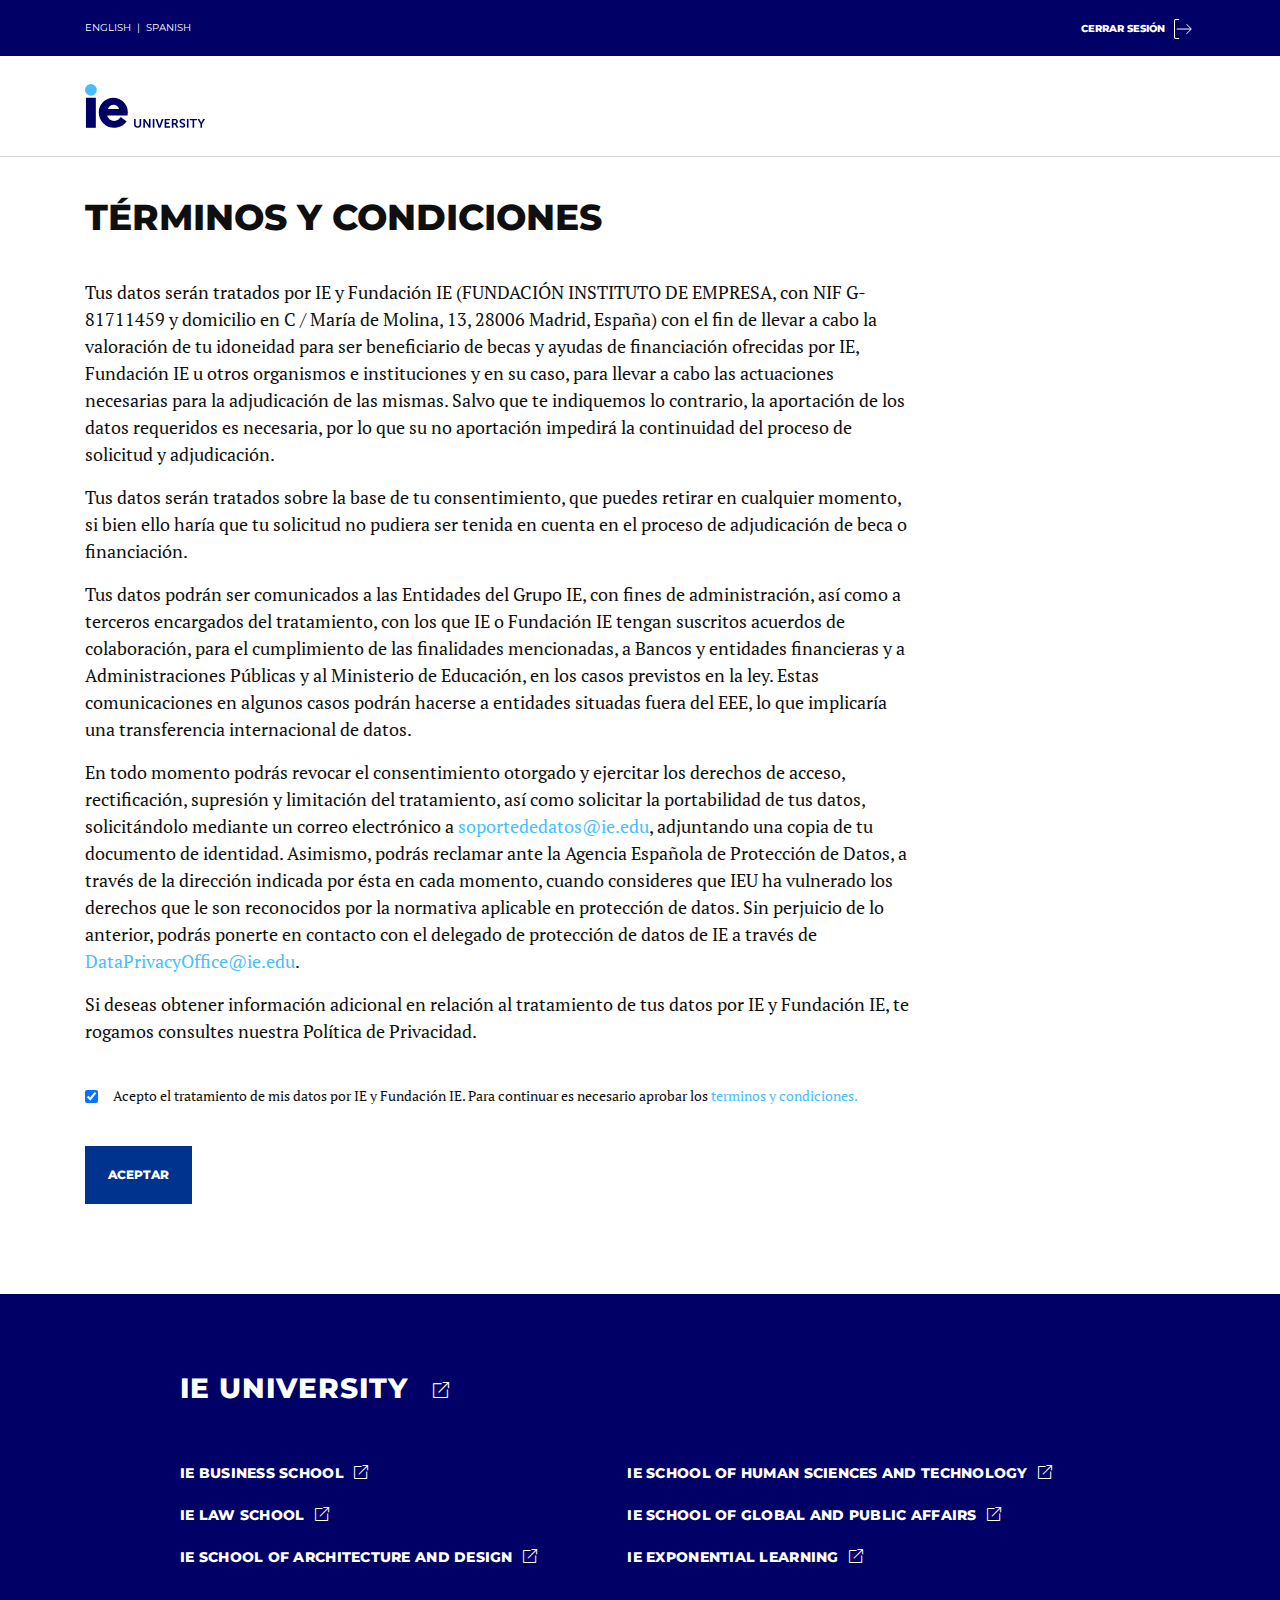
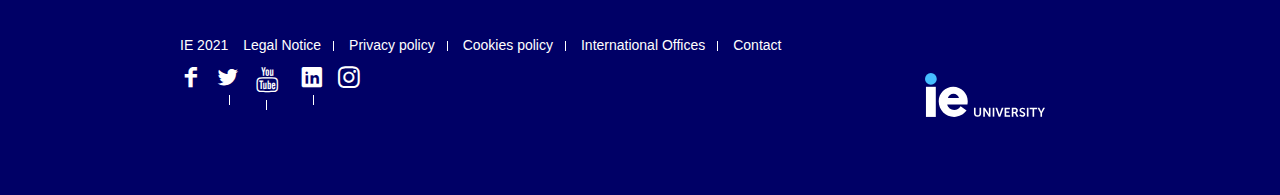
<file: layouts/terminos-legales.html>
<!doctype html>
<html lang="en">
<head>
  <meta charset="UTF-8">
  <meta name="viewport" content="width=device-width, initial-scale=1.0, user-scalable=no, minimum-scale=1.0,maximum-scale=1.0">
  <meta http-equiv="X-UA-Compatible" content="ie=edge">
  <title>Términos legales</title>

  <!--favicons -->
  <link rel="shortcut icon" href="https://static-frm.ie.edu/ie-edu/wp-content/themes/ie_generico/icon/favicon.ico">
  <link rel="apple-touch-icon" href="https://static-frm.ie.edu/ie-edu/wp-content/themes/ie_generico/icon/apple-touch-icon.png">
  <link rel="apple-touch-icon" sizes="57x57" href="https://static-frm.ie.edu/ie-edu/wp-content/themes/ie_generico/icon/apple-touch-icon-57x57.png">
  <link rel="apple-touch-icon" sizes="60x60" href="https://static-frm.ie.edu/ie-edu/wp-content/themes/ie_generico/icon/apple-touch-icon-60x60.png">
  <link rel="apple-touch-icon" sizes="72x72" href="https://static-frm.ie.edu/ie-edu/wp-content/themes/ie_generico/icon/apple-touch-icon-72x72.png">
  <link rel="apple-touch-icon" sizes="76x76" href="https://static-frm.ie.edu/ie-edu/wp-content/themes/ie_generico/icon/apple-touch-icon-76x76.png">
  <link rel="apple-touch-icon" sizes="114x114" href="https://static-frm.ie.edu/ie-edu/wp-content/themes/ie_generico/icon/apple-touch-icon-114x114.png">
  <link rel="apple-touch-icon" sizes="120x120" href="https://static-frm.ie.edu/ie-edu/wp-content/themes/ie_generico/icon/apple-touch-icon-120x120.png">
  <link rel="apple-touch-icon" sizes="144x144" href="https://static-frm.ie.edu/ie-edu/wp-content/themes/ie_generico/icon/apple-touch-icon-144x144.png">
  <link rel="apple-touch-icon" sizes="152x152" href="https://static-frm.ie.edu/ie-edu/wp-content/themes/ie_generico/icon/apple-touch-icon-152x152.png">

  <!-- CSS
  –––––––––––––––––––––––––––––––––––––––––––––––––– -->
  <!-- Bootstrap CSS -->
  <link href="https://stackpath.bootstrapcdn.com/bootstrap/4.3.1/css/bootstrap.min.css" rel="stylesheet" integrity="sha384-ggOyR0iXCbMQv3Xipma34MD+dH/1fQ784/j6cY/iJTQUOhcWr7x9JvoRxT2MZw1T" crossorigin="anonymous">
  <!-- Iconos  -->
  <link rel="stylesheet" href="https://cdnjs.cloudflare.com/ajax/libs/font-awesome/5.8.2/css/all.css" integrity="sha256-39jKbsb/ty7s7+4WzbtELS4vq9udJ+MDjGTD5mtxHZ0=" crossorigin="anonymous" />
  <!-- Estilos  -->
  <link rel="stylesheet" href="../css/style.css" />


  <!-- Favicon
  –––––––––––––––––––––––––––––––––––––––––––––––––– -->
  <link id="favicon" rel="shortcut icon" href="../images/favicon.ico" type="image/png" />
</head>
<body>
<div id="wrapper">
  <header id="header">
    <div class="top">
      <nav class="container">
        <ul class="language-switcher">
          <li><a href="funcionamos-facil.html">English</a></li>
          <li><a href="servicios.html">Spanish</a></li>
        </ul>
        <a class="close-sesion-link" title="Cerrar sesión" href="#">Cerrar sesión</a>
      </nav>
    </div>
    <div class="bottom">
      <div class="container">
        <a id="logo" href="/" title="Ir a la portada">
          <svg width="120" height="44" viewBox="0 0 120 44" fill="none" xmlns="http://www.w3.org/2000/svg">
            <path fill-rule="evenodd" clip-rule="evenodd" d="M13.7573 28.2454C13.7573 20.2447 20.2743 13.7598 28.3144 13.7598C36.3545 13.7598 42.8717 20.2447 42.857 28.2454C42.857 29.1635 42.7691 30.0817 42.608 30.9561C42.5983 31.0536 42.5754 31.1511 42.5525 31.2486C42.5411 31.2968 42.5298 31.345 42.5201 31.3932C42.5129 31.4076 42.5093 31.4185 42.5056 31.4293C42.502 31.4403 42.4983 31.4513 42.4908 31.466H22.2807C23.057 34.5994 25.8981 36.9311 29.2957 36.9311C32.0637 36.9311 34.4655 35.3717 35.6809 33.0984L41.6708 37.514C38.8589 41.3321 34.3336 43.8095 29.2078 43.8095C20.6697 43.8095 13.7573 36.9311 13.7573 28.4349V28.2454ZM28.5342 20.7549C25.8834 20.7549 23.6574 22.5327 22.9691 24.952H34.0993C33.411 22.5327 31.185 20.7549 28.5342 20.7549Z" fill="#000066"/>
            <path d="M10.8323 13.7598H0.956543V43.8095H10.8323V13.7598Z" fill="#000066"/>
            <ellipse cx="5.90845" cy="5.8766" rx="5.90845" ry="5.8766" fill="#46BEFF"/>
            <path d="M49.0479 40.5184C49.0479 42.4783 50.4805 43.8095 52.623 43.8095C54.7532 43.8095 56.1856 42.4783 56.1856 40.5184V34.9099H54.5788V40.506C54.5788 41.6895 53.7939 42.3551 52.6105 42.3551C51.4272 42.3551 50.6549 41.6895 50.6549 40.5184V34.9099H49.0479V40.5184Z" fill="#000066"/>
            <path d="M58.3086 43.6617H59.9154V38.6202C59.9154 38.1024 59.8283 37.2642 59.8283 37.2642H59.8531C59.8531 37.2642 60.2519 38.1147 60.5881 38.6202L63.939 43.6617H65.5336V34.9099H63.939V39.9638C63.939 40.4814 64.0262 41.3196 64.0262 41.3196H64.0012C64.0012 41.3196 63.6026 40.4691 63.2664 39.9638L59.9154 34.9099H58.3086V43.6617Z" fill="#000066"/>
            <path d="M67.7725 43.6617H69.3793V34.9099H67.7725V43.6617Z" fill="#000066"/>
            <path d="M73.7091 43.6617H75.3037L78.5301 34.9099H76.811L74.8552 40.617C74.6809 41.1225 74.5313 41.8989 74.5188 41.8989H74.494C74.4815 41.8989 74.3321 41.1225 74.1576 40.617L72.2143 34.9099H70.4829L73.7091 43.6617Z" fill="#000066"/>
            <path d="M79.6333 43.6617H85.1267V42.2934H81.2402V39.939H84.2173V38.5709H81.2402V36.2781H84.9273V34.9099H79.6333V43.6617Z" fill="#000066"/>
            <path fill-rule="evenodd" clip-rule="evenodd" d="M88.4054 43.6617H86.7983V34.9099H89.651C90.6102 34.9099 91.0461 34.9838 91.4324 35.1563C92.3168 35.5507 92.8774 36.3891 92.8774 37.5478C92.8774 38.5954 92.3168 39.5692 91.3826 39.939V39.9638C91.3826 39.9638 91.5071 40.087 91.6815 40.3952L93.5002 43.6617H91.7065L89.9501 40.3952H88.4054V43.6617ZM88.4054 36.2781V39.0146H89.8504C90.7099 39.0146 91.2455 38.5092 91.2455 37.6341C91.2455 36.7957 90.8843 36.2781 89.6262 36.2781H88.4054Z" fill="#000066"/>
            <path d="M94.3252 42.6139C94.3252 42.6139 95.4089 43.8095 97.377 43.8095C99.2206 43.8095 100.292 42.6387 100.292 41.2457C100.292 38.4475 96.1314 38.8297 96.1314 37.2766C96.1314 36.6603 96.7169 36.2287 97.4642 36.2287C98.5728 36.2287 99.42 36.993 99.42 36.993L100.117 35.6987C100.117 35.6987 99.2206 34.7619 97.4767 34.7619C95.7825 34.7619 94.5119 35.8467 94.5119 37.3012C94.5119 39.9884 98.685 39.7172 98.685 41.2827C98.685 41.9976 98.0747 42.3427 97.4019 42.3427C96.1563 42.3427 95.197 41.4183 95.197 41.4183L94.3252 42.6139Z" fill="#000066"/>
            <path d="M101.895 43.6617H103.502V34.9099H101.895V43.6617Z" fill="#000066"/>
            <path d="M107.57 43.6617H109.177V36.2781H112.08V34.9099H104.668V36.2781H107.57V43.6617Z" fill="#000066"/>
            <path d="M115.453 43.6617H117.06V40.0008L120 34.9099H118.181L116.811 37.4861C116.525 38.0285 116.276 38.6571 116.276 38.6571H116.251C116.238 38.6695 116.001 38.0285 115.715 37.4861L114.332 34.9099H112.514L115.453 40.0008V43.6617Z" fill="#000066"/>
          </svg>
        </a>
        <div id="menu-toggle">
          <div></div>
        </div>
      </div>
    </div>
  </header>
  <main id="main">
    <div class="container">
      <h1>Términos y condiciones</h1>
      <div class="row">
        <div class="col-lg-9">
          <p>Tus datos serán tratados por IE y Fundación IE (FUNDACIÓN INSTITUTO DE EMPRESA, con NIF G-81711459  y domicilio en C / María de Molina, 13, 28006 Madrid, España) con el fin de llevar a cabo la valoración de tu idoneidad para ser beneficiario de becas y ayudas de financiación ofrecidas por IE, Fundación IE u otros organismos e instituciones y en su caso, para llevar a cabo las actuaciones necesarias para la adjudicación de las mismas. Salvo que te indiquemos lo contrario, la aportación de los datos requeridos es necesaria, por lo que su no aportación impedirá la continuidad del proceso de solicitud y adjudicación. </p>
          <p>Tus datos serán tratados sobre la base de tu consentimiento, que puedes retirar en cualquier momento, si bien ello haría que tu solicitud no pudiera ser tenida en cuenta en el proceso de adjudicación de beca o financiación.</p>
          <p>Tus datos podrán ser comunicados a las Entidades del Grupo IE, con fines de administración, así como a terceros encargados del tratamiento, con los que IE o Fundación IE tengan suscritos acuerdos de colaboración, para el cumplimiento de las finalidades mencionadas, a Bancos y entidades financieras y a Administraciones Públicas y al Ministerio de Educación, en los casos previstos en la ley. Estas comunicaciones en algunos casos podrán hacerse a entidades situadas fuera del EEE, lo que implicaría una transferencia internacional de datos.</p>
          <p>En todo momento podrás revocar el consentimiento otorgado y ejercitar los derechos de acceso, rectificación, supresión y limitación del tratamiento, así como solicitar la portabilidad de tus datos, solicitándolo mediante un correo electrónico a <a href="mailto:soportededatos@ie.edu" title="Enviar email a soportededatos@ie.edu">soportededatos@ie.edu</a>, adjuntando una copia de tu documento de identidad. Asimismo, podrás reclamar ante la Agencia Española de Protección de Datos, a través de la dirección indicada por ésta en cada momento, cuando consideres que IEU ha vulnerado los derechos que le son reconocidos por la normativa aplicable en protección de datos. Sin perjuicio de lo anterior, podrás ponerte en contacto con el delegado de protección de datos de IE a través de <a href="mailto:DataPrivacyOffice@ie.edu" title="Enviar email a DataPrivacyOffice@ie.edu">DataPrivacyOffice@ie.edu</a>.</p>
          <p>Si deseas obtener información adicional en relación al tratamiento de tus datos por IE y Fundación IE, te rogamos consultes nuestra Política de Privacidad.</p>
          <div class="form-check">
            <input class="form-check-input" type="checkbox" id="legal" value="accepted" checked>
            <label class="form-check-label" for="legal">Acepto el tratamiento de mis datos por IE y Fundación IE. Para continuar es necesario aprobar los <a href="terminos-legales.html" title="Ir a términos y condiciones">terminos y condiciones.</a>
            </label>
          </div>
          <button class="btn btn-primary btn-10" id="accept">Aceptar</button>
        </div>
      </div>
    </div>
  </main>
  <footer id="footer">
    <a href="https://www.ie.edu/university/home/" class="footerTitleLink" target="_blank">IE UNIVERSITY</a>
    <div class="footer1">
      <div class="footerContainer">
        <div class=" inline">
          <ul>
            <li><span class="external "><a href="http://www.ie.edu/business-school/" target="_blank">IE Business School</a></span>
            </li>
            <li><span class="external "><a href="http://www.ie.edu/school-human-sciences-technology/" target="_blank">IE School of human sciences and technology</a></span></li>
            <li><span class="external "><a href="http://www.ie.edu/law-school/" target="_blank">IE law school</a></span></li>
            <li><span class="external "><a href="http://www.ie.edu/school-international-relations/" target="_blank">IE SCHOOL OF GLOBAL AND PUBLIC AFFAIRS</a></span></li>
            <li><span class="external "><a href="http://www.ie.edu/school-architecture-design/" target="_blank">IE School of architecture and design</a></span></li>
            <li><span class="external "><a href="https://www.ie.edu/exponential-learning/" target="_blank">IE EXPONENTIAL LEARNING</a></span></li>
          </ul>
        </div><!-- end  inline --></div>
    </div>
    <div class="footer2">
      <div class="footer2Text">
        <div class="footerContainer">
          <div class=" inline">
            <ul>
              <li><p class="external ">IE 2021</p></li>
              <li><span class="external "><a href="http://www.ie.edu/IE/site/php/en/legal-notice.php" target="_blank">Legal Notice</a></span>
              </li>
              <li><span class="external "><a href="http://www.ie.edu/privacy-policy" target="_blank">Privacy policy</a></span>
              </li>
              <li><span class="external "><a href="http://www.ie.edu/cookie-policy" target="_blank">Cookies policy</a></span>
              </li>
              <li><span class="external "><a href="http://www.ie.edu/es/business-school/escuela-negocios/ie-en-el-mundo/" target="_blank">International Offices</a></span></li>
              <li><span class="external "><a href="https://www.ie.edu/IE/site/php/es/contact.php" target="_blank">Contact</a></span></li>
            </ul>
          </div><!-- end  inline --></div>
      </div>
    </div>
    <div class="footer2">
      <div class="footer2Text">
        <div class="footerContainer">
          <div class=" inline">
            <ul class="footer-footer_social">
              <li><a href="https://www.facebook.com/iebusinessschool" title="Facebook - IE Business School" target="_blank" tabindex="1" class="icon-ieurwd-icons-9"></a></li>
              <li><a href="https://twitter.com/iebusiness" title="Twitter - IE Business School" target="_blank" tabindex="2" class="icon-ieurwd-icons-1"></a></li>
              <li><a href="https://www.youtube.com/user/IEBusinessSchool" title="Youtube - IE Business School" target="_blank" tabindex="4" class="icon-ieurwd-icons"></a></li>
              <li><a href="https://www.linkedin.com/company/740718" title="Linkedin - IE Business School" target="_blank" tabindex="5" class="icon-ieurwd-icons-6"></a></li>
              <li><a target="_blank" class="icon-ieurwd-icons-40" title="Instagram - IE Business School" href="https://www.instagram.com/iebusiness/"></a></li>
<!--              <li><a target="_blank" class="icon-snapchat" title="Snapchat - IE Life" href="https://www.snapchat.com/add/IE-Life"></a></li>-->
            </ul>
        </div>
        </div>
      </div>
      <div class="logoFooter"></div>
    </div>
  </footer>
</div>
</body>
<!--Jquery -->
<script src="https://code.jquery.com/jquery-3.6.0.min.js"></script>
<!--Bootstrap Js -->
<script src="https://cdnjs.cloudflare.com/ajax/libs/twitter-bootstrap/4.3.1/js/bootstrap.min.js" integrity="sha512-Ah5hWYPzDsVHf9i2EejFBFrG2ZAPmpu4ZJtW4MfSgpZacn+M9QHDt+Hd/wL1tEkk1UgbzqepJr6KnhZjFKB+0A==" crossorigin="anonymous" referrerpolicy="no-referrer"></script>
<!--custom JS -->
<script type="text/javascript" src="../js/custom.js"></script>
</html>
</file>
<file: css/style.css>
@charset "UTF-8";
@import url(https://fonts.googleapis.com/css?family=Montserrat:400,800|PT+Serif:400,400i);
:root {
  --s: 8px;
  --m: calc(var(--s)*2);
  --l: calc(var(--s)*3);
  --xl: calc(var(--s)*4);
  --xxl: calc(var(--s)*5);
  --xxxl: calc(var(--s)*6);
  --xxxxl: calc(var(--s)*7);
  --xxxxxl: calc(var(--s)*8);
  --superxl: calc(var(--s)*10);
  --rm: 6px;
  --font-body: "PT Serif", Helvetica, sans-serif;
  --font-titles: "Montserrat", Helvetica, sans-serif;
  --body-text-s: 14px;
  --body-text-m: 15px;
  --body-text-l: 18px;
  --c-main:#000066;
  --c-secondary: #00338D;
  --on-c-button: #0097DC;
  --c-link: #46BEFF;
  --on-c-main: #fff;
  --c-grey: #BFC1C3;
  --c-grey-medium: #DFE3E8;
  --c-grey-light: #F6F6F7;
  --c-text: #0F0F0F;
  --transition: 0.3s;
}

@font-face {
  font-family: icomoon;
  src: url(fonts/icomoon.eot?hf7wph);
  src: url(fonts/icomoon.eot?hf7wph#iefix) format("embedded-opentype"), url(fonts/icomoon.ttf?hf7wph) format("truetype"), url(fonts/icomoon.woff?hf7wph) format("woff"), url(fonts/icomoon.svg?hf7wph#icomoon) format("svg");
  font-weight: 400;
  font-style: normal;
}
@font-face {
  font-family: "untitled-font-1";
  src: url("fonts/untitled-font-1.eot");
  src: url("fonts/untitled-font-1.eot?#iefix") format("embedded-opentype"), url("fonts/untitled-font-1.woff") format("woff"), url("fonts/untitled-font-1.ttf") format("truetype"), url("fonts/untitled-font-1.svg#untitled-font-1") format("svg");
  font-weight: normal;
  font-style: normal;
}
[data-icon]:before {
  font-family: "untitled-font-1" !important;
  content: attr(data-icon);
  font-style: normal !important;
  font-weight: normal !important;
  font-variant: normal !important;
  text-transform: none !important;
  speak: none;
  line-height: 1;
  -webkit-font-smoothing: antialiased;
  -moz-osx-font-smoothing: grayscale;
}

[class^=icon-]:before,
[class*=" icon-"]:before {
  font-family: "untitled-font-1" !important;
  font-style: normal !important;
  font-weight: normal !important;
  font-variant: normal !important;
  text-transform: none !important;
  speak: none;
  line-height: 1;
  -webkit-font-smoothing: antialiased;
  -moz-osx-font-smoothing: grayscale;
}

.icon-alert-circular:before {
  content: "a";
}

.icon-attention:before {
  content: "b";
}

.icon-calendar:before {
  content: "c";
}

.icon-calendar-2:before {
  content: "d";
}

.icon-certificate:before {
  content: "e";
}

.icon-comment:before {
  content: "f";
}

.icon-credit-card:before {
  content: "g";
}

.icon-download:before {
  content: "h";
}

.icon-download-four:before {
  content: "i";
}

.icon-ieurwd-icons:before {
  content: "j";
}

.icon-ieurwd-icons-1:before {
  content: "k";
}

.icon-ieurwd-icons-2:before {
  content: "l";
}

.icon-ieurwd-icons-3:before {
  content: "m";
}

.icon-ieurwd-icons-4:before {
  content: "n";
}

.icon-ieurwd-icons-5:before {
  content: "o";
}

.icon-ieurwd-icons-6:before {
  content: "p";
}

.icon-ieurwd-icons-7:before {
  content: "q";
}

.icon-ieurwd-icons-8:before {
  content: "r";
}

.icon-ieurwd-icons-9:before {
  content: "s";
}

.icon-ieurwd-icons-10:before {
  content: "t";
}

.icon-ieurwd-icons-11:before {
  content: "u";
}

.icon-ieurwd-icons-12:before {
  content: "v";
}

.icon-eye-open:before {
  content: "w";
}

.icon-file-copy:before {
  content: "x";
}

.icon-file-doc:before {
  content: "y";
}

.icon-file-download:before {
  content: "z";
}

.icon-file-list:before {
  content: "A";
}

.icon-file-projects:before {
  content: "B";
}

.icon-filters:before {
  content: "C";
}

.icon-fly:before {
  content: "D";
}

.icon-gear:before {
  content: "E";
}

.icon-gear-2:before {
  content: "F";
}

.icon-download-three:before {
  content: "G";
}

.icon-download-two:before {
  content: "H";
}

.icon-external-link:before {
  content: "I";
}

.icon-eye-off:before {
  content: "J";
}

.icon-ieurwd-icons-13:before {
  content: "K";
}

.icon-ieurwd-icons-14:before {
  content: "L";
}

.icon-ie-university-logo-azul:before {
  content: "M";
}

.icon-ieurwd-icons-15:before {
  content: "N";
}

.icon-ieurwd-icons-16:before {
  content: "O";
}

.icon-ieurwd-icons-17:before {
  content: "P";
}

.icon-ieurwd-icons-18:before {
  content: "Q";
}

.icon-ieurwd-icons-19:before {
  content: "R";
}

.icon-ieurwd-icons-20:before {
  content: "S";
}

.icon-ieurwd-icons-21:before {
  content: "T";
}

.icon-ieurwd-icons-22:before {
  content: "U";
}

.icon-ieurwd-icons-23:before {
  content: "V";
}

.icon-ieurwd-icons-24:before {
  content: "W";
}

.icon-ieurwd-icons-25:before {
  content: "X";
}

.icon-ieurwd-icons-26:before {
  content: "Y";
}

.icon-ieurwd-icons-27:before {
  content: "Z";
}

.icon-ieurwd-icons-28:before {
  content: "0";
}

.icon-ieurwd-icons-29:before {
  content: "1";
}

.icon-ieurwd-icons-30:before {
  content: "2";
}

.icon-ieurwd-icons-31:before {
  content: "3";
}

.icon-ieurwd-icons-32:before {
  content: "4";
}

.icon-ieurwd-icons-33:before {
  content: "5";
}

.icon-ieurwd-icons-34:before {
  content: "6";
}

.icon-ieurwd-icons-35:before {
  content: "7";
}

.icon-ieurwd-icons-36:before {
  content: "8";
}

.icon-ieurwd-icons-37:before {
  content: "9";
}

.icon-ieurwd-icons-38:before {
  content: "!";
}

.icon-ieurwd-icons-39:before {
  content: '"';
}

.icon-ieurwd-icons-40:before {
  content: "#";
}

.icon-working:before {
  content: "$";
}

.icon-vimeo:before {
  content: "%";
}

.icon-user-women:before {
  content: "&";
}

.icon-user-man:before {
  content: "'";
}

.icon-user-1:before {
  content: "(";
}

.icon-upload-two:before {
  content: ")";
}

.icon-mail-2:before {
  content: "*";
}

.icon-ieurwd-icons-41:before {
  content: "+";
}

.icon-ieurwd-icons-42:before {
  content: ",";
}

.icon-ieurwd-icons-43:before {
  content: "-";
}

.icon-ieurwd-icons-44:before {
  content: ".";
}

.icon-ieurwd-icons-45:before {
  content: "/";
}

.icon-ieurwd-icons-46:before {
  content: ":";
}

.icon-message:before {
  content: ";";
}

.icon-microphone:before {
  content: "<";
}

.icon-ieurwd-icons-47:before {
  content: "=";
}

.icon-ieurwd-icons-49:before {
  content: "?";
}

.icon-ieurwd-icons-50:before {
  content: "@";
}

.icon-ieurwd-icons-51:before {
  content: "[";
}

.icon-ieurwd-icons-54:before {
  content: "_";
}

.icon-ieurwd-icons-55:before {
  content: "`";
}

.icon-ieurwd-icons-57:before {
  content: "|";
}

.icon-ieurwd-icons-48:before {
  content: ">";
}

.icon-ieurwd-icons-56:before {
  content: "{";
}

.icon-ieurwd-icons-58:before {
  content: "}";
}

.icon-ieurwd-icons-59:before {
  content: "~";
}

.icon-ieurwd-icons-60:before {
  content: "\\";
}

.icon-ieurwd-icons-61:before {
  content: "";
}

.icon-ieurwd-icons-62:before {
  content: "";
}

.icon-ieurwd-icons-63:before {
  content: "";
}

.icon-ieurwd-icons-65:before {
  content: "";
}

.icon-ieurwd-icons-66:before {
  content: "";
}

.icon-ieurwd-icons-67:before {
  content: "";
}

.icon-ieurwd-icons-68:before {
  content: "";
}

.icon-ieurwd-icons-69:before {
  content: "";
}

.icon-log-out:before {
  content: "";
}

.icon-location-2:before {
  content: "";
}

.icon-location-1:before {
  content: "";
}

.icon-info-circular:before {
  content: "";
}

.icon-pencil:before {
  content: "";
}

.icon-phone:before {
  content: "";
}

.icon-question-circular:before {
  content: "";
}

.icon-time:before {
  content: "";
}

.icon-trash:before {
  content: "";
}

.icon-upload-1:before {
  content: "";
}

.icon-upload-doc:before {
  content: "";
}

.icon-upload-four:before {
  content: "";
}

.icon-upload-three:before {
  content: "";
}

.icon-ieurwd-icons-70:before {
  content: "";
}

.icon-ieurwd-icons-71:before {
  content: "";
}

.icon-ieurwd-icons-72:before {
  content: "";
}

.icon-ieurwd-icons-52:before {
  content: "]";
}

/*! normalize.css v3.0.2 | MIT License | git.io/normalize */
/**
 * 1. Set default font family to sans-serif.
 * 2. Prevent iOS text size adjust after orientation change, without disabling
 *    user zoom.
 */
html {
  font-family: sans-serif;
  /* 1 */
  -ms-text-size-adjust: 100%;
  /* 2 */
  -webkit-text-size-adjust: 100%;
  /* 2 */
}

/**
 * Remove default margin.
 */
body {
  margin: 0;
}

/* HTML5 display definitions
   ========================================================================== */
/**
 * Correct `block` display not defined for any HTML5 element in IE 8/9.
 * Correct `block` display not defined for `details` or `summary` in IE 10/11
 * and Firefox.
 * Correct `block` display not defined for `main` in IE 11.
 */
article,
aside,
details,
figcaption,
figure,
footer,
header,
hgroup,
main,
menu,
nav,
section,
summary {
  display: block;
}

/**
 * 1. Correct `inline-block` display not defined in IE 8/9.
 * 2. Normalize vertical alignment of `progress` in Chrome, Firefox, and Opera.
 */
audio,
canvas,
progress,
video {
  display: inline-block;
  /* 1 */
  vertical-align: baseline;
  /* 2 */
}

/**
 * Prevent modern browsers from displaying `audio` without controls.
 * Remove excess height in iOS 5 devices.
 */
audio:not([controls]) {
  display: none;
  height: 0;
}

/**
 * Address `[hidden]` styling not present in IE 8/9/10.
 * Hide the `template` element in IE 8/9/11, Safari, and Firefox < 22.
 */
[hidden],
template {
  display: none;
}

/* Links
   ========================================================================== */
/**
 * Remove the gray background color from active links in IE 10.
 */
a {
  background-color: transparent;
}

/**
 * Improve readability when focused and also mouse hovered in all browsers.
 */
a:active,
a:hover {
  outline: 0;
}

/* Text-level semantics
   ========================================================================== */
/**
 * Address styling not present in IE 8/9/10/11, Safari, and Chrome.
 */
abbr[title] {
  border-bottom: 1px dotted;
}

/**
 * Address style set to `bolder` in Firefox 4+, Safari, and Chrome.
 */
b,
strong {
  font-weight: bold;
}

/**
 * Address styling not present in Safari and Chrome.
 */
dfn {
  font-style: italic;
}

/**
 * Address variable `h1` font-size and margin within `section` and `article`
 * contexts in Firefox 4+, Safari, and Chrome.
 */
h1 {
  font-size: 2em;
  margin: 0.67em 0;
}

/**
 * Address styling not present in IE 8/9.
 */
mark {
  background: #ff0;
  color: #000;
}

/**
 * Address inconsistent and variable font size in all browsers.
 */
small {
  font-size: 80%;
}

/**
 * Prevent `sub` and `sup` affecting `line-height` in all browsers.
 */
sub,
sup {
  font-size: 75%;
  line-height: 0;
  position: relative;
  vertical-align: baseline;
}

sup {
  top: -0.5em;
}

sub {
  bottom: -0.25em;
}

/* Embedded content
   ========================================================================== */
/**
 * Remove border when inside `a` element in IE 8/9/10.
 */
img {
  border: 0;
}

/**
 * Correct overflow not hidden in IE 9/10/11.
 */
svg:not(:root) {
  overflow: hidden;
}

/* Grouping content
   ========================================================================== */
/**
 * Address margin not present in IE 8/9 and Safari.
 */
figure {
  margin: 1em 40px;
}

/**
 * Address differences between Firefox and other browsers.
 */
hr {
  -moz-box-sizing: content-box;
  box-sizing: content-box;
  height: 0;
}

/**
 * Contain overflow in all browsers.
 */
pre {
  overflow: auto;
}

/**
 * Address odd `em`-unit font size rendering in all browsers.
 */
code,
kbd,
pre,
samp {
  font-family: monospace, monospace;
  font-size: 1em;
}

/* Forms
   ========================================================================== */
/**
 * Known limitation: by default, Chrome and Safari on OS X allow very limited
 * styling of `select`, unless a `border` property is set.
 */
/**
 * 1. Correct color not being inherited.
 *    Known issue: affects color of disabled elements.
 * 2. Correct font properties not being inherited.
 * 3. Address margins set differently in Firefox 4+, Safari, and Chrome.
 */
button,
input,
optgroup,
select,
textarea {
  color: inherit;
  /* 1 */
  font: inherit;
  /* 2 */
  margin: 0;
  /* 3 */
}

/**
 * Address `overflow` set to `hidden` in IE 8/9/10/11.
 */
button {
  overflow: visible;
}

/**
 * Address inconsistent `text-transform` inheritance for `button` and `select`.
 * All other form control elements do not inherit `text-transform` values.
 * Correct `button` style inheritance in Firefox, IE 8/9/10/11, and Opera.
 * Correct `select` style inheritance in Firefox.
 */
button,
select {
  text-transform: none;
}

/**
 * 1. Avoid the WebKit bug in Android 4.0.* where (2) destroys native `audio`
 *    and `video` controls.
 * 2. Correct inability to style clickable `input` types in iOS.
 * 3. Improve usability and consistency of cursor style between image-type
 *    `input` and others.
 */
button,
html input[type=button],
input[type=reset],
input[type=submit] {
  -webkit-appearance: button;
  /* 2 */
  cursor: pointer;
  /* 3 */
}

/**
 * Re-set default cursor for disabled elements.
 */
button[disabled],
html input[disabled] {
  cursor: default;
}

/**
 * Remove inner padding and border in Firefox 4+.
 */
button::-moz-focus-inner,
input::-moz-focus-inner {
  border: 0;
  padding: 0;
}

/**
 * Address Firefox 4+ setting `line-height` on `input` using `!important` in
 * the UA stylesheet.
 */
input {
  line-height: normal;
}

/**
 * It's recommended that you don't attempt to style these elements.
 * Firefox's implementation doesn't respect box-sizing, padding, or width.
 *
 * 1. Address box sizing set to `content-box` in IE 8/9/10.
 * 2. Remove excess padding in IE 8/9/10.
 */
input[type=checkbox],
input[type=radio] {
  box-sizing: border-box;
  /* 1 */
  padding: 0;
  /* 2 */
}

/**
 * Fix the cursor style for Chrome's increment/decrement buttons. For certain
 * `font-size` values of the `input`, it causes the cursor style of the
 * decrement button to change from `default` to `text`.
 */
input[type=number]::-webkit-inner-spin-button,
input[type=number]::-webkit-outer-spin-button {
  height: auto;
}

/**
 * 1. Address `appearance` set to `searchfield` in Safari and Chrome.
 * 2. Address `box-sizing` set to `border-box` in Safari and Chrome
 *    (include `-moz` to future-proof).
 */
input[type=search] {
  -webkit-appearance: textfield;
  /* 1 */
  -moz-box-sizing: content-box;
  -webkit-box-sizing: content-box;
  /* 2 */
  box-sizing: content-box;
}

/**
 * Remove inner padding and search cancel button in Safari and Chrome on OS X.
 * Safari (but not Chrome) clips the cancel button when the search input has
 * padding (and `textfield` appearance).
 */
input[type=search]::-webkit-search-cancel-button,
input[type=search]::-webkit-search-decoration {
  -webkit-appearance: none;
}

/**
 * Define consistent border, margin, and padding.
 */
fieldset {
  border: 1px solid #c0c0c0;
  margin: 0 2px;
  padding: 0.35em 0.625em 0.75em;
}

/**
 * 1. Correct `color` not being inherited in IE 8/9/10/11.
 * 2. Remove padding so people aren't caught out if they zero out fieldsets.
 */
legend {
  border: 0;
  /* 1 */
  padding: 0;
  /* 2 */
}

/**
 * Remove default vertical scrollbar in IE 8/9/10/11.
 */
textarea {
  overflow: auto;
}

/**
 * Don't inherit the `font-weight` (applied by a rule above).
 * NOTE: the default cannot safely be changed in Chrome and Safari on OS X.
 */
optgroup {
  font-weight: bold;
}

/* Tables
   ========================================================================== */
/**
 * Remove most spacing between table cells.
 */
table {
  border-collapse: collapse;
  border-spacing: 0;
}

td,
th {
  padding: 0;
}

ul, ol {
  margin: 0;
  padding: 0;
}

a, .link {
  text-decoration: none;
}

* {
  box-sizing: border-box;
}

*:focus {
  outline: none;
}

img {
  max-width: 100%;
}

*:focus {
  outline: none;
}

a {
  color: #0097DC;
}

a:hover {
  color: #0097DC;
  text-decoration: underline;
}

a {
  color: var(--c-link);
}

.btn {
  font-family: var(--font-titles);
  font-size: 0.75rem;
  font-weight: 800;
  text-transform: uppercase;
  border-radius: 0;
  height: 58px;
  display: inline-flex;
  justify-content: center;
  align-items: center;
  padding: 0 22px;
  border-color: var(--c-main);
  background: #fff;
  color: var(--c-main);
  cursor: pointer;
  transition: all 0.3s ease;
  position: relative;
  outline: none;
}
.btn:hover {
  border-color: var(--c-main);
  color: var(--on-c-button);
}
.btn:focus, .btn:active {
  -webkit-box-shadow: none;
  -moz-box-shadow: none;
  box-shadow: none;
}
.btn.btn-primary {
  background-color: #00338D;
  border-color: #00338D;
  color: #fff;
}
.btn.btn-primary:hover {
  background-color: #062C4A;
  border-color: #062C4A;
  color: #FFFFFF;
}
.btn.btn-primary.disabled, .btn.btn-primary:disabled {
  color: #c0c0c0;
  background-color: #f0f0f0;
  border-color: #f0f0f0;
}

.btn-container {
  display: flex;
  justify-content: space-between;
  align-items: center;
}

/*btn animation*/
.btn.btn-10 {
  transition: all 0.3s ease;
  overflow: hidden;
}
.btn.btn-10:after {
  position: absolute;
  content: " ";
  top: 0;
  left: 0;
  z-index: -1;
  width: 100%;
  height: 100%;
  transition: all 0.3s ease;
  -webkit-transform: scale(0.1);
  transform: scale(0.1);
}
.btn.btn-10:hover {
  color: var(--on-c-button);
  border-color: transparent;
  background: transparent;
}
.btn.btn-10:hover:after {
  background: #062C4A;
  -webkit-transform: scale(1);
  transform: scale(1);
}

body {
  color: var(--c-text);
}

main {
  margin-top: 60px;
}

@media screen and (min-width: 768px) {
  main {
    margin-top: 0;
  }
}
.modal-dialog {
  background-color: transparent;
  max-width: 90vw;
  margin: auto;
  display: flex;
  flex-direction: column;
  align-items: center;
  justify-content: center;
  height: 100vh;
}
.modal-dialog .modal-header {
  border: none;
  padding: 26px 40px 8px 40px;
  flex-direction: column;
}
.modal-dialog .modal-header .icon-container {
  display: block;
  text-align: center;
  width: 100%;
  font-size: 200%;
}
.modal-dialog .modal-header .icon-container.error {
  color: red;
}
.modal-dialog .modal-header .modal-title {
  font-family: var(--font-titles);
  font-weight: 800;
  text-transform: uppercase;
  font-size: 0.9375rem;
}
.modal-dialog .modal-header .close {
  position: absolute;
  top: 10px;
  right: 10px;
}
.modal-dialog .modal-body {
  padding: 0 40px 26px 40px;
}
.modal-dialog .modal-body p {
  font-size: 1rem;
}

.modal-backdrop {
  background: rgba(0, 0, 102, 0.6);
}
.modal-backdrop.show {
  opacity: 1;
}

@media screen and (min-width: 450px) {
  .modal-dialog {
    max-width: 400px;
  }
}
.seccionMod {
  padding: 5px;
}

.seccionMod div {
  border-bottom: 1px solid #ccc;
}

.card-header {
  background-color: #ffffff;
}

.sectionApp {
  margin-bottom: 10px;
}

body {
  font-family: var(--font-body);
  font-size: var(--body-text-m);
}

h1 {
  font-family: var(--font-titles);
  font-size: 1.25rem;
  font-weight: 800;
  padding: 34px 0;
  margin: 0;
  text-transform: uppercase;
}

@media screen and (min-width: 768px) {
  h1 {
    font-size: 2.25rem;
    padding: 40px 0;
  }

  body {
    font-size: var(--body-text-l);
  }
}
.uploader-box-container {
  margin: 32px 0;
}
.uploader-box-container .uploader-box {
  display: flex;
  flex-direction: column;
  align-items: center;
  justify-content: center;
  width: 100%;
  height: 320px;
  background: var(--c-grey-light);
  border: 2px dashed var(--c-grey-medium);
}
.uploader-box-container .uploader-box p {
  margin: 0;
  color: var(--c-grey);
}
.uploader-box-container .uploader-box:before {
  content: "";
  width: 108px;
  height: 146px;
  background: url("img/ico-user.svg") no-repeat center center;
  background-size: 100%;
  margin-bottom: 24px;
}
.uploader-box-container img {
  width: 100%;
  height: 320px;
  object-fit: contain;
}

@media screen and (min-width: 768px) {
  .uploader-box-container {
    margin: 0 0 70px;
  }
}
.field-validation-error {
  margin-top: 0.25rem;
  font-size: 0.875rem;
  color: #dc3545;
}

.errorlist ul li {
  display: block;
  padding: 0.75rem 1.25rem;
  margin-bottom: -1px;
  background-color: #fff;
  border-top: 1px solid rgba(0, 0, 0, 0.125);
}

.errorlist ul {
  list-style-type: none;
  margin: 0px;
  margin-left: 0px;
  display: -webkit-box;
  display: -ms-flexbox;
  display: flex;
  -webkit-box-orient: vertical;
  -webkit-box-direction: normal;
  -ms-flex-direction: column;
  flex-direction: column;
  padding-left: 0;
  margin-bottom: 0;
}

.errorlist {
  margin: 0px;
  background-color: aliceblue;
  padding-left: 0px;
}

.invalid input, .invalid select {
  background-color: #f8d7da !important;
  border-bottom: 1px solid #f5c6cb !important;
}

.success input, .success select {
  background-color: #d4edda !important;
  border-bottom: 1px solid #c3e6cb !important;
}

/*custom*/
.form-check {
  display: flex;
  align-items: flex-start;
  margin-top: 34px 0;
}
.form-check label {
  font-size: var(--body-text-s);
  margin-left: 8px;
}

@media screen and (min-width: 768px) {
  .form-check {
    margin: 40px 0;
  }
}
footer {
  width: 100%;
  float: left;
  font-family: var(--font-titles);
  margin-top: 90px;
  min-height: 100px;
  color: #FFF;
  padding: 80px 180px 60px;
  background: var(--c-main);
}
footer p {
  margin: 0;
}
footer .footer1, footer .footer2 {
  width: 100%;
  float: left;
}
footer .footerTitleLink {
  width: auto;
  float: left;
  color: #FFF;
  font-size: 1.75rem;
  font-weight: 800;
  margin-bottom: 40px;
  letter-spacing: 1px;
  text-transform: uppercase;
  display: -webkit-box;
  display: -ms-flexbox;
  display: flex;
  -webkit-box-align: end;
  -ms-flex-align: end;
  align-items: flex-end;
  line-height: 1;
}
footer .footerTitleLink:after {
  font-size: 1rem;
  font-weight: 500;
  font-family: icomoon;
  content: "";
  display: inline-block;
  width: 20px;
  height: 20px;
  margin-left: 25px;
  transition: -webkit-transform 0.2s ease-out;
  -webkit-transition: -webkit-transform 0.2s ease-out;
  transition: transform 0.2s ease-out;
  transition: transform 0.2s ease-out, -webkit-transform 0.2s ease-out;
  transition: transform 0.2s ease-out, -webkit-transform 0.2s ease-out;
}
footer .footerTitleLink:hover:after {
  transform: translateX(5px) translateZ(0);
  -webkit-transform: translateX(5px) translateZ(0);
}
footer .footerTitleLink:hover {
  text-decoration: none;
}
footer .footer1 {
  margin-bottom: 60px;
}
footer .footer1 .footerContainer {
  width: 100%;
  float: left;
}
footer .footer1 .footerContainer .inline {
  width: 100%;
  float: left;
}
footer .footer1 .footerContainer .inline ul {
  width: 100%;
  float: left;
  display: -webkit-box;
  display: -ms-flexbox;
  display: flex;
  -ms-flex-wrap: wrap;
  flex-wrap: wrap;
  list-style: none;
}
footer .footer1 .footerContainer .inline ul li {
  width: 41%;
  float: left;
  margin: 20px 25px 0 0;
}
footer .footer1 .footerContainer .inline ul li .external {
  width: 100%;
  float: left;
}
footer .footer1 .footerContainer .inline ul li .external a {
  width: auto;
  float: left;
  color: #FFF;
  text-transform: uppercase;
  text-decoration: none;
  letter-spacing: 0.0192307692em;
  font-size: 0.875rem;
  font-weight: 800;
  line-height: 1.3rem;
  display: inline-block;
}
footer .footer1 .footerContainer .inline ul li .external a:after {
  font-family: icomoon;
  content: "";
  display: inline-block;
  font-weight: 500;
  width: 20px;
  height: 20px;
  margin-left: 20px;
  transition: -webkit-transform 0.2s ease-out;
  -webkit-transition: -webkit-transform 0.2s ease-out;
  transition: transform 0.2s ease-out;
  transition: transform 0.2s ease-out, -webkit-transform 0.2s ease-out;
  transition: transform 0.2s ease-out, -webkit-transform 0.2s ease-out;
}
footer .footer1 .footerContainer .inline ul li .external a:hover:after {
  transform: translateX(5px) translateZ(0);
  -webkit-transform: translateX(5px) translateZ(0);
}
footer .footer2 {
  display: -webkit-box;
  display: -ms-flexbox;
  display: flex;
  -webkit-box-pack: justify;
  -ms-flex-pack: justify;
  justify-content: space-between;
  -webkit-box-align: end;
  -ms-flex-align: end;
  align-items: flex-end;
}
footer .footer2 .footer2Text {
  float: left;
}
footer .footer2 .footer2Text .footerContainer {
  width: auto;
  float: left;
}
footer .footer2 .footer2Text .footerContainer .inline {
  width: 100%;
  float: left;
}
footer .footer2 .footer2Text .footerContainer .inline ul {
  width: 100%;
  float: left;
  list-style: none;
}
footer .footer2 .footer2Text .footerContainer .inline ul li {
  float: left;
  padding: 5px 15px 5px 0;
  line-height: 1.5rem;
}
footer .footer2 .footer2Text .footerContainer .inline ul li p {
  width: auto;
  float: left;
  color: #FFF;
  font-family: PTSerif, Helvetica, Arial, sans-serif;
  font-size: 0.875rem;
}
footer .footer2 .footer2Text .footerContainer .inline ul li .external {
  width: auto;
  float: left;
}
footer .footer2 .footer2Text .footerContainer .inline ul li .external a {
  width: auto;
  float: left;
  color: #FFF;
  text-decoration: none;
  font-family: PTSerif, Helvetica, Arial, sans-serif;
  font-size: 0.875rem;
  position: relative;
}
footer .footer2 .footer2Text .footerContainer .inline ul li .external a:before {
  content: "";
  display: inline-block;
  height: 1px;
  background: #fff;
  position: absolute;
  bottom: -2px;
  left: 50%;
  width: 0;
  opacity: 0;
  -webkit-transition: width 0.2s ease-out, left 0.2s ease-out, opacity 0.2s ease-out;
  transition: width 0.2s ease-out, left 0.2s ease-out, opacity 0.2s ease-out;
}
footer .footer2 .footer2Text .footerContainer .inline ul li .external a:hover:before {
  opacity: 0.75;
  left: 0;
  width: 100%;
}
footer .footer2 .footer2Text .footerContainer .inline ul li:after {
  content: "";
  position: relative;
  display: inline-block;
  width: 1px;
  height: 10px;
  background-color: #FFF;
  margin-left: 12px;
}
footer .footer2 .footer2Text .footerContainer .inline ul li:first-child:after, footer .footer2 .footer2Text .footerContainer .inline ul li:last-child:after {
  display: none;
}
footer .footer2 .logoFooter {
  width: 175px;
  height: auto;
  min-height: 62px;
  float: right;
  background: url("img/IE_University White Sea blue.svg") top left no-repeat;
}

@media (max-width: 1440px) {
  footer .footer1 .footerContainer .inline ul li {
    width: 43%;
  }
  footer .footer1 .footerContainer .inline ul li .external a:after {
    margin-left: 15px;
  }
}
@media (max-width: 1366px) {
  footer .footer1 .footerContainer .inline ul li {
    margin: 20px 15px 0 0;
    width: 47%;
  }
}
@media (max-width: 1290px) {
  footer .footer1 .footerContainer .inline ul li {
    margin: 20px 15px 0 0;
    width: 47%;
  }
  footer .footer1 .footerContainer .inline ul li .external a:after {
    margin-left: 10px;
  }
}
@media (max-width: 1100px) {
  footer .footer1 .footerContainer .inline ul li {
    width: calc(50% - 15px);
  }
  footer .footer2 {
    display: block;
  }
  footer .footer2 .footer2Text {
    width: 100%;
    padding-bottom: 40px;
  }
  footer .footer2 .logoFooter {
    float: left;
  }
}
@media (max-width: 991px) {
  footer {
    padding: 80px 30px 60px;
  }
  footer .footer1, footer .footer2 {
    padding: 0;
  }
  footer .footerTitleLink {
    padding: 0;
  }
  footer .footerTitleLink:after {
    margin-left: 10px;
  }
}
@media (max-width: 768px) {
  footer {
    margin-top: 32px;
  }

  footer .footer1 .footerContainer .inline ul {
    display: block;
  }
  footer .footer1 .footerContainer .inline ul li {
    width: 100%;
    margin: 20px 0 0;
  }
}
@media (max-width: 480px) {
  footer .footer1 .footerContainer .inline ul li .external a {
    font-size: 0.75rem;
  }
  footer .footer2 .footer2Text .footerContainer .inline ul li .external a, footer .footer2 .footer2Text .footerContainer .inline ul li p {
    font-size: 0.75rem;
  }
  footer .footer1 .footerContainer .inline ul li .external a:after {
    margin-left: 5px;
  }
}
@media (max-width: 420px) {
  footer .footer1 .footerContainer .inline ul li .external a {
    font-size: 0.7rem;
  }
  footer .footer1 .footerContainer .inline ul li .external a:after {
    font-size: 0.625rem;
    margin-left: 2px;
  }
}
@media (max-width: 395px) {
  footer .footer1 .footerContainer .inline ul li .external a {
    font-size: 0.625rem;
  }
  footer .footer1 .footerContainer .inline ul li .external a:after {
    font-size: 0.5rem;
    margin-left: 1px;
  }
}
@media (max-width: 370px) {
  footer .footer1 .footerContainer .inline ul li .external a {
    font-size: 0.645rem;
  }
  footer .footer1 .footerContainer .inline ul li .external a:after {
    font-size: 0.625rem;
  }
}
@media (max-width: 320px) {
  footer .footer1 .footerContainer .inline ul li .external a {
    font-size: 0.75rem;
  }
  footer .footer1 .footerContainer .inline ul li .external a:after {
    font-size: 0.75rem;
  }
}
.footerContainer .footer-footer_social {
  list-style: none;
  padding: 0;
  display: block;
}
.footerContainer .footer-footer_social a {
  display: block;
  color: #fff;
}
.footerContainer .footer-footer_social a:hover {
  color: #fff;
  text-decoration: none;
}
.footerContainer .footer-footer_social a:before {
  display: block;
  font-size: 1.6666666667em;
  transition: transform 0.2s ease-out;
}
.footerContainer .footer-footer_social a.icon-ieurwd-icons {
  font-size: 1.2222em;
}
.footerContainer .footer-footer_social a.icon-ieurwd-icons:before {
  width: 1.2222em;
  height: 1em;
}

.footer-footer_social a:hover:before {
  transform: translate3d(0, -3px, 0);
  -webkit-transform: translate3d(0, -3px, 0);
  -ms-transform: translate3d(0, -3px, 0);
}

.footerContainer .footer-footer_social li {
  float: left;
  padding-right: 33px;
  margin-bottom: 13px;
  font-size: 0.7222222222em;
  line-height: 2.0769230769em;
}
.footerContainer .footer-footer_social li:last-child {
  padding-right: 0;
}
.footerContainer + * {
  margin-top: 58px;
}
.footerContainer + .style02 {
  margin-top: 67px;
}

header#header .bottom {
  position: fixed;
  top: 0;
  left: 0;
  width: 100%;
  z-index: 4;
  background-color: var(--c-main);
  height: 60px;
}
header#header .bottom .container {
  height: 100%;
  display: flex;
  justify-content: space-between;
  align-items: center;
}
header#header .bottom .container #menu-toggle {
  width: 18px;
  display: block;
  margin: 0;
}
header#header .bottom .container #menu-toggle:after, header#header .bottom .container #menu-toggle:before, header#header .bottom .container #menu-toggle div {
  background-color: #fff;
  content: "";
  display: block;
  height: 2px;
  margin: 3px 0;
  transition: all 0.2s ease-in-out;
  border-radius: 3px;
}
header#header .bottom .container #logo {
  width: 98px;
}
header#header .bottom .container #logo svg {
  max-width: 100%;
}
header#header .bottom .container #logo svg path[fill="#000066"] {
  fill: #fff;
}
header#header .top {
  width: 90vw;
  position: absolute;
  right: 0;
  top: 0;
  height: 100vh;
  background: var(--c-main);
  transform: translateX(100%);
  transition: var(--transition);
  z-index: 10;
}
header#header .top .container {
  font-family: var(--font-titles);
  font-size: 0.59375rem;
  display: flex;
  flex-direction: column;
  justify-content: flex-start;
  align-items: flex-start;
  padding: 40px 32px;
}
header#header .top .container ul {
  margin: 1.125rem 0;
  display: flex;
  justify-content: flex-start;
  align-items: center;
  list-style: none;
  order: 2;
}
header#header .top .container ul li + li::before {
  color: #fff;
  content: "|";
  margin-right: 0.375rem;
  margin-left: 0.375rem;
}
header#header .top .container a {
  text-decoration: none;
  color: #fff;
  text-transform: uppercase;
}
header#header .top .container .close-sesion-link {
  font-weight: 800;
  order: 1;
  font-size: 1rem;
}
header#header .top .container .close-sesion-link:after {
  content: "";
  width: 24px;
  height: 24px;
  background: url("img/log-out.svg") no-repeat center center;
  background-size: 100%;
  display: inline-block;
  vertical-align: middle;
  margin-left: 6px;
}

#wrapper.open header#header .top {
  transform: translateX(0);
}
#wrapper.open header#header #menu-toggle {
  width: 18px;
  height: 60px;
  display: flex;
  justify-content: center;
  align-items: center;
  padding: 0 var(--m);
  background: var(--c-main);
  position: fixed;
  left: 0;
  top: 0;
  box-sizing: content-box;
  flex-direction: column;
}
#wrapper.open header#header #menu-toggle:after, #wrapper.open header#header #menu-toggle:before, #wrapper.open header#header #menu-toggle div {
  width: 100%;
}
#wrapper.open header#header #menu-toggle div {
  transform: scale(0);
}
#wrapper.open header#header #menu-toggle:before {
  transform: translateY(8px) rotate(135deg);
}
#wrapper.open header#header #menu-toggle:after {
  transform: translateY(-8px) rotate(-135deg);
}

@media screen and (min-width: 768px) {
  header#header .top {
    display: block;
    width: 100%;
    height: 56px;
    position: fixed;
    top: 0;
    left: 0;
    background-color: var(--c-main);
    transform: translateX(0);
  }
  header#header .top .container {
    height: 57px;
    justify-content: space-between;
    align-items: center;
    flex-direction: row;
    padding: 0 15px;
  }
  header#header .top .container ul {
    order: 1;
  }
  header#header .top .container .close-sesion-link {
    order: 2;
    font-size: 0.59375rem;
  }
  header#header .bottom {
    background: #fff;
    height: 100px;
    box-shadow: 0 1px 1px 0 #00000026;
    margin-top: 56px;
    position: initial;
  }
  header#header .bottom .container {
    display: flex;
    align-items: center;
    justify-content: space-between;
    height: 100%;
  }
  header#header .bottom .container #logo {
    width: 120px;
  }
  header#header .bottom .container #logo svg path[fill="#000066"] {
    fill: #000066;
  }

  #wrapper.fixed header#header .top .container {
    padding-left: 160px;
    transition: var(--transition);
  }
  #wrapper.fixed header#header .bottom .container #logo {
    position: fixed;
    top: 6px;
    z-index: 100;
    width: 108px;
  }
  #wrapper.fixed header#header .bottom .container #logo svg path[fill="#000066"] {
    fill: #fff;
  }
}

/*# sourceMappingURL=style.css.map */
</file>
